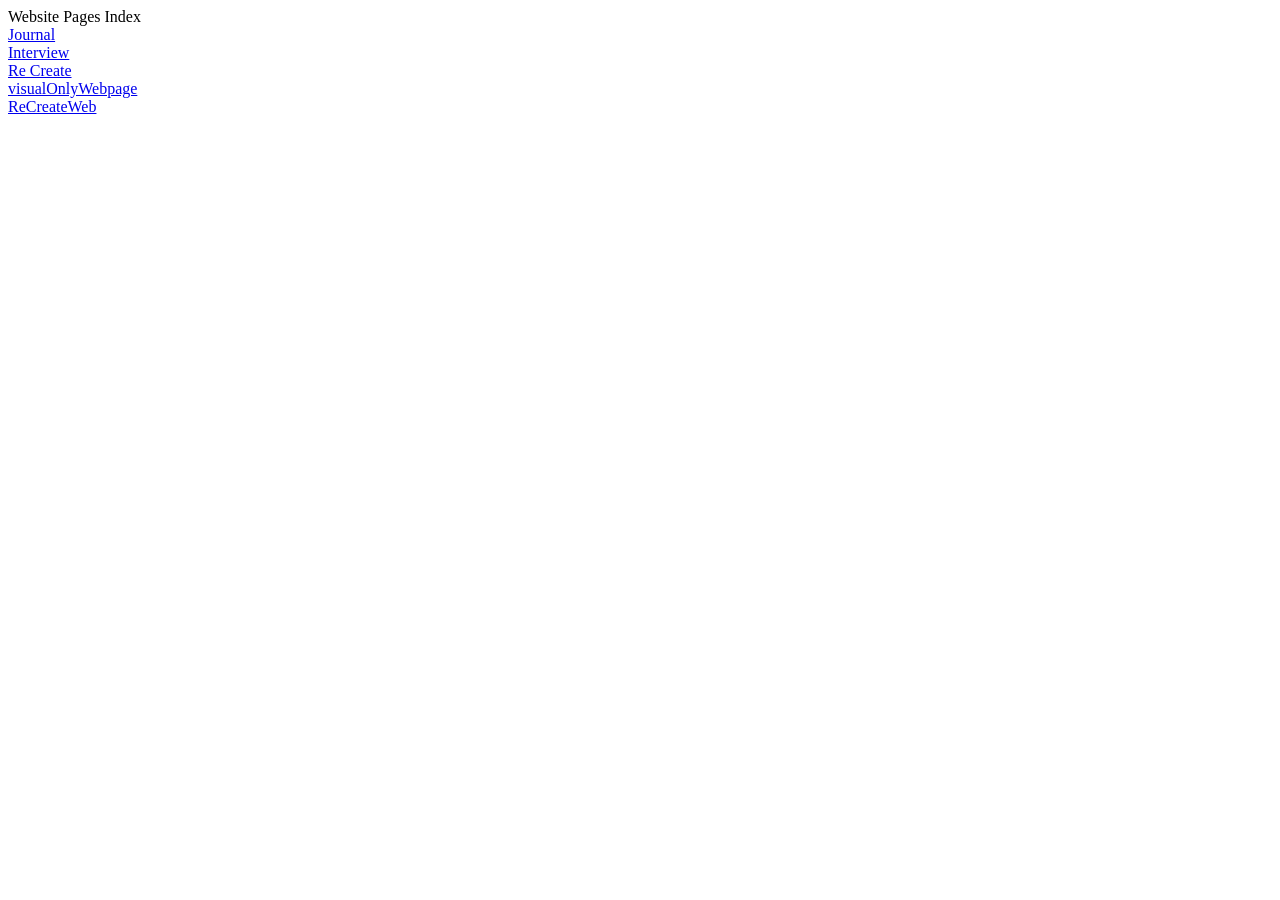
<file: index.html>
<!DOCTYPE html>
<!--[if lt IE 7]>      <html class="no-js lt-ie9 lt-ie8 lt-ie7"> <![endif]-->
<!--[if IE 7]>         <html class="no-js lt-ie9 lt-ie8"> <![endif]-->
<!--[if IE 8]>         <html class="no-js lt-ie9"> <![endif]-->
<!--[if gt IE 8]>      <html class="no-js"> <!--<![endif]-->
<html>
    <head>
        <meta charset="utf-8">
        <meta http-equiv="X-UA-Compatible" content="IE=edge">
        <title></title>
        <meta name="description" content="">
        <meta name="viewport" content="width=device-width, initial-scale=1">
        <link rel="stylesheet" href="">
    </head>
    <body>
        Website Pages Index
        <br>
        <div>
            <a href="aJournal/index.html"> Journal</a>
        </div>
        <div>
            <a href="Interview/index.html"> Interview</a>
        </div>
        <div>
            <a href="reCreate/index.html">Re Create </a>
        </div>
         <div>
            <a href="visualOnlyWebpage /index.html">visualOnlyWebpage</a>
        </div>
         <div>
            <a href="recreateWeb/index.html">ReCreateWeb </a>
        </div>
    

        <script src="" async defer></script>
    </body>
</html>
</file>
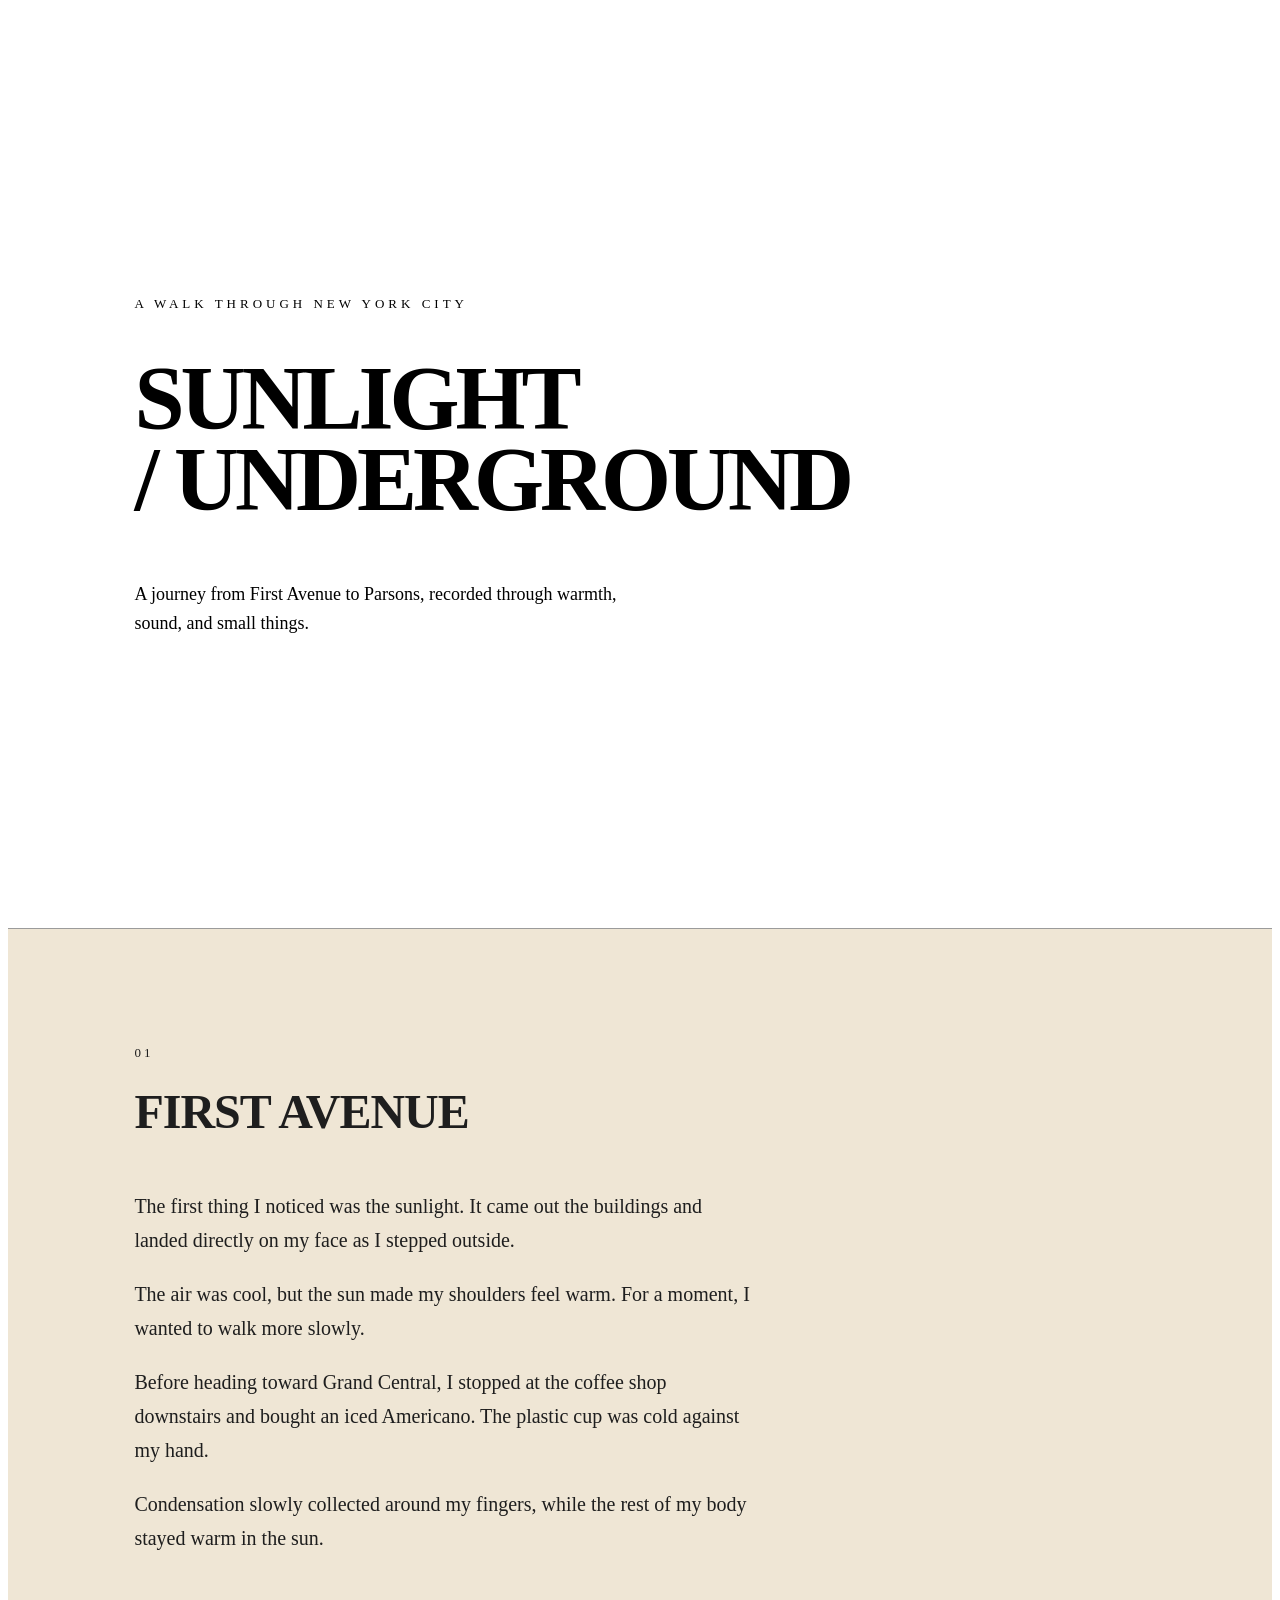
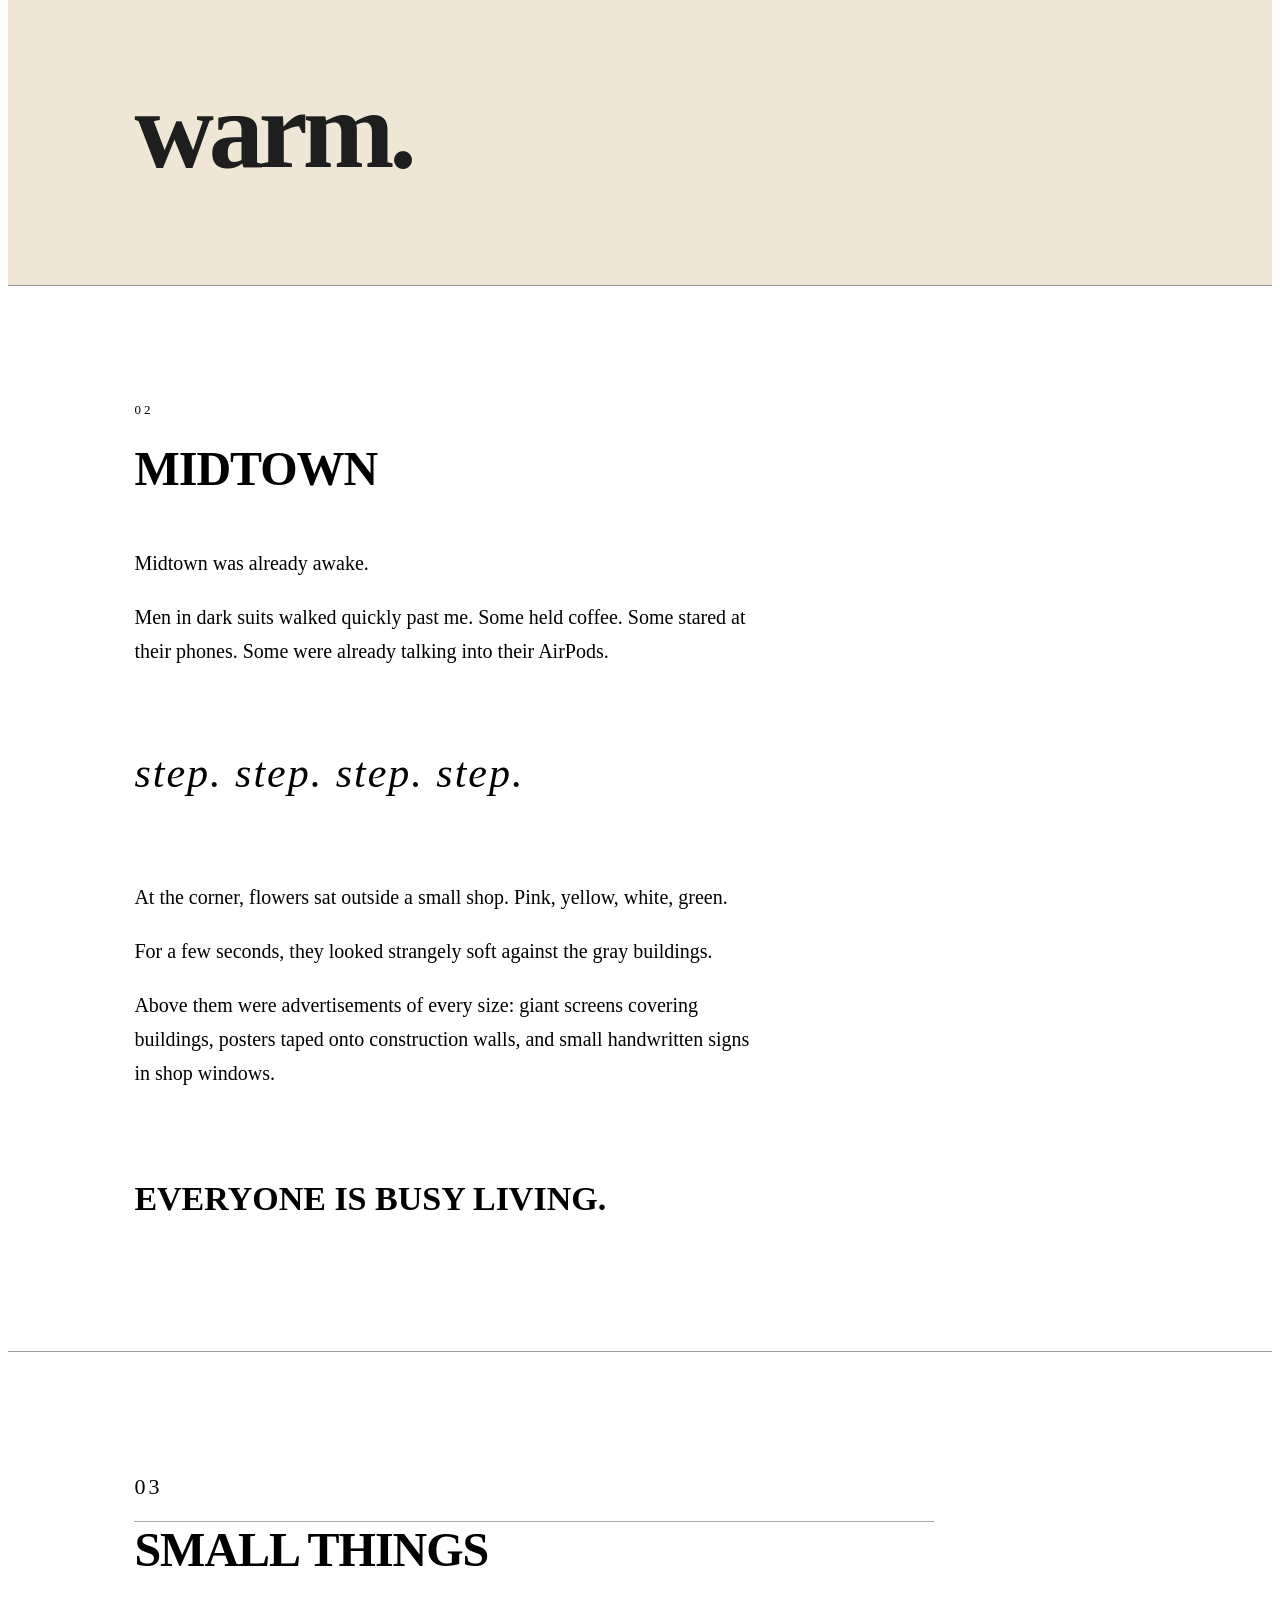
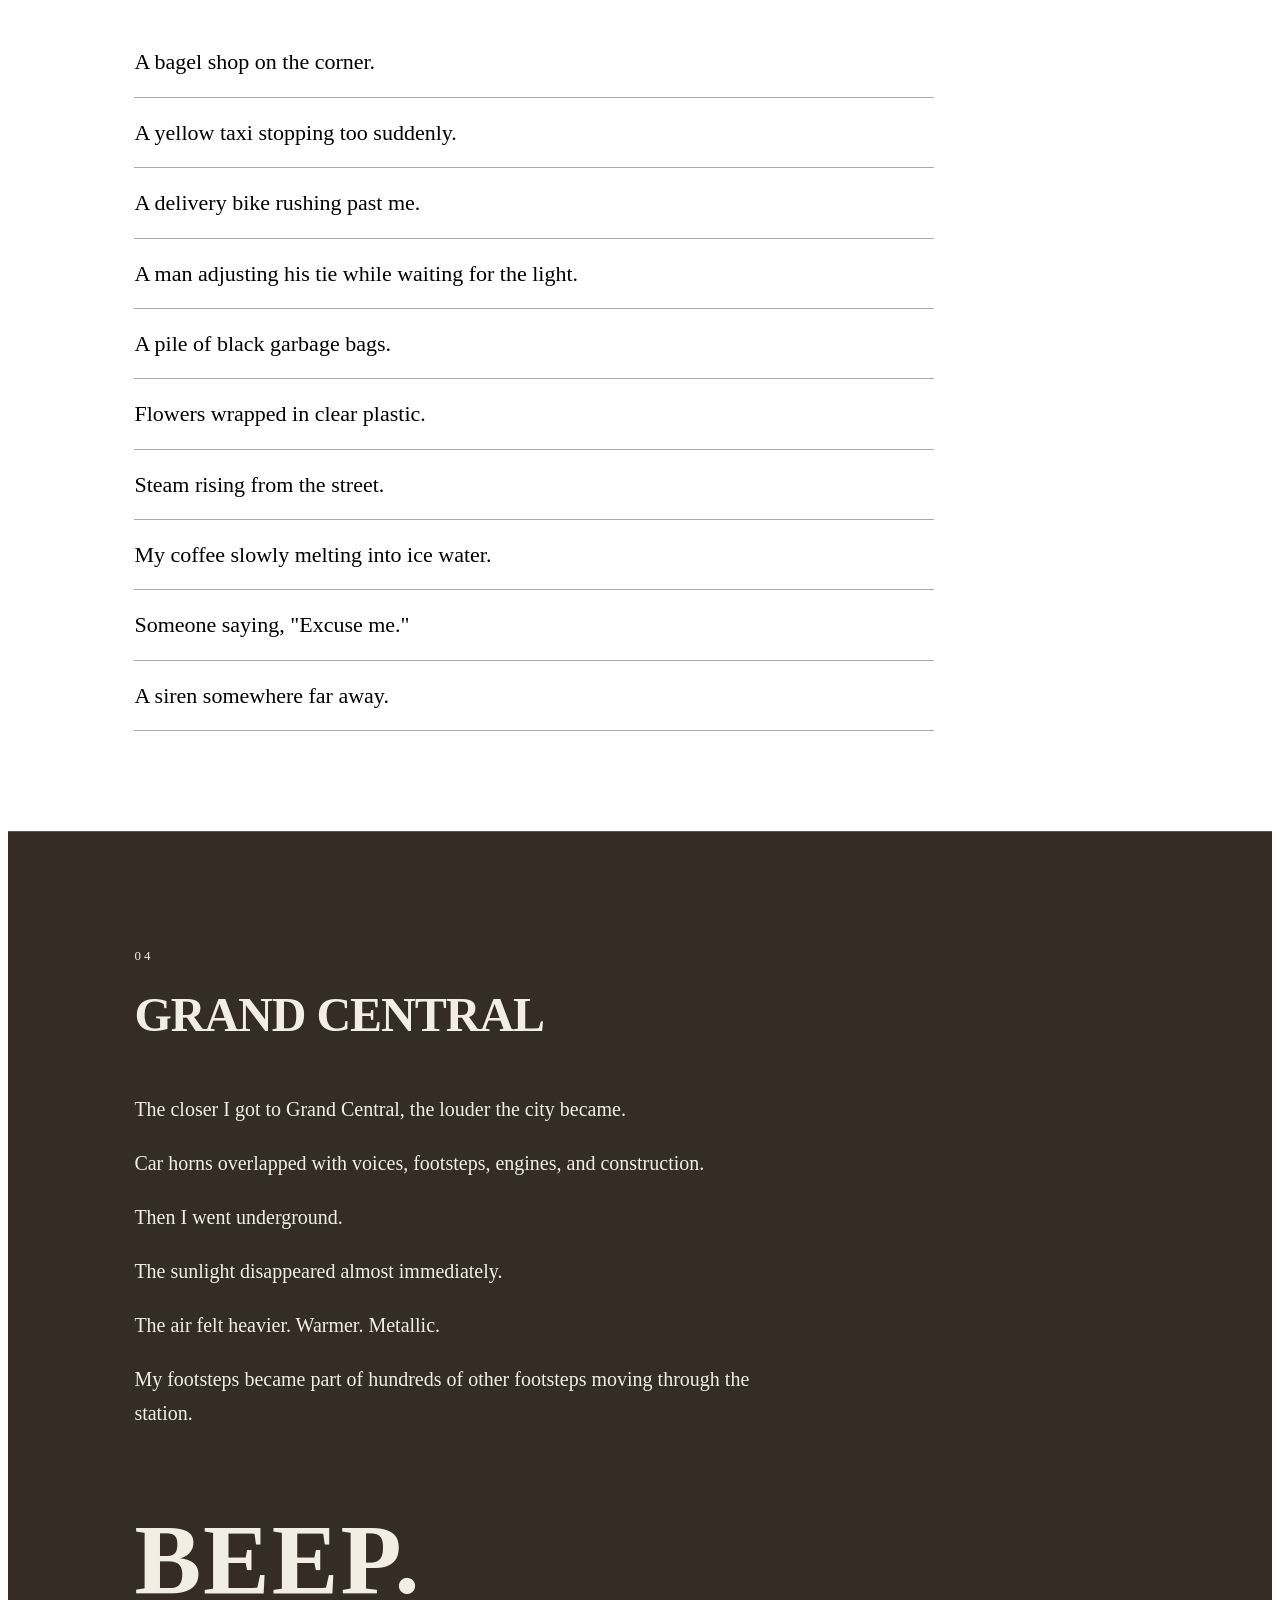
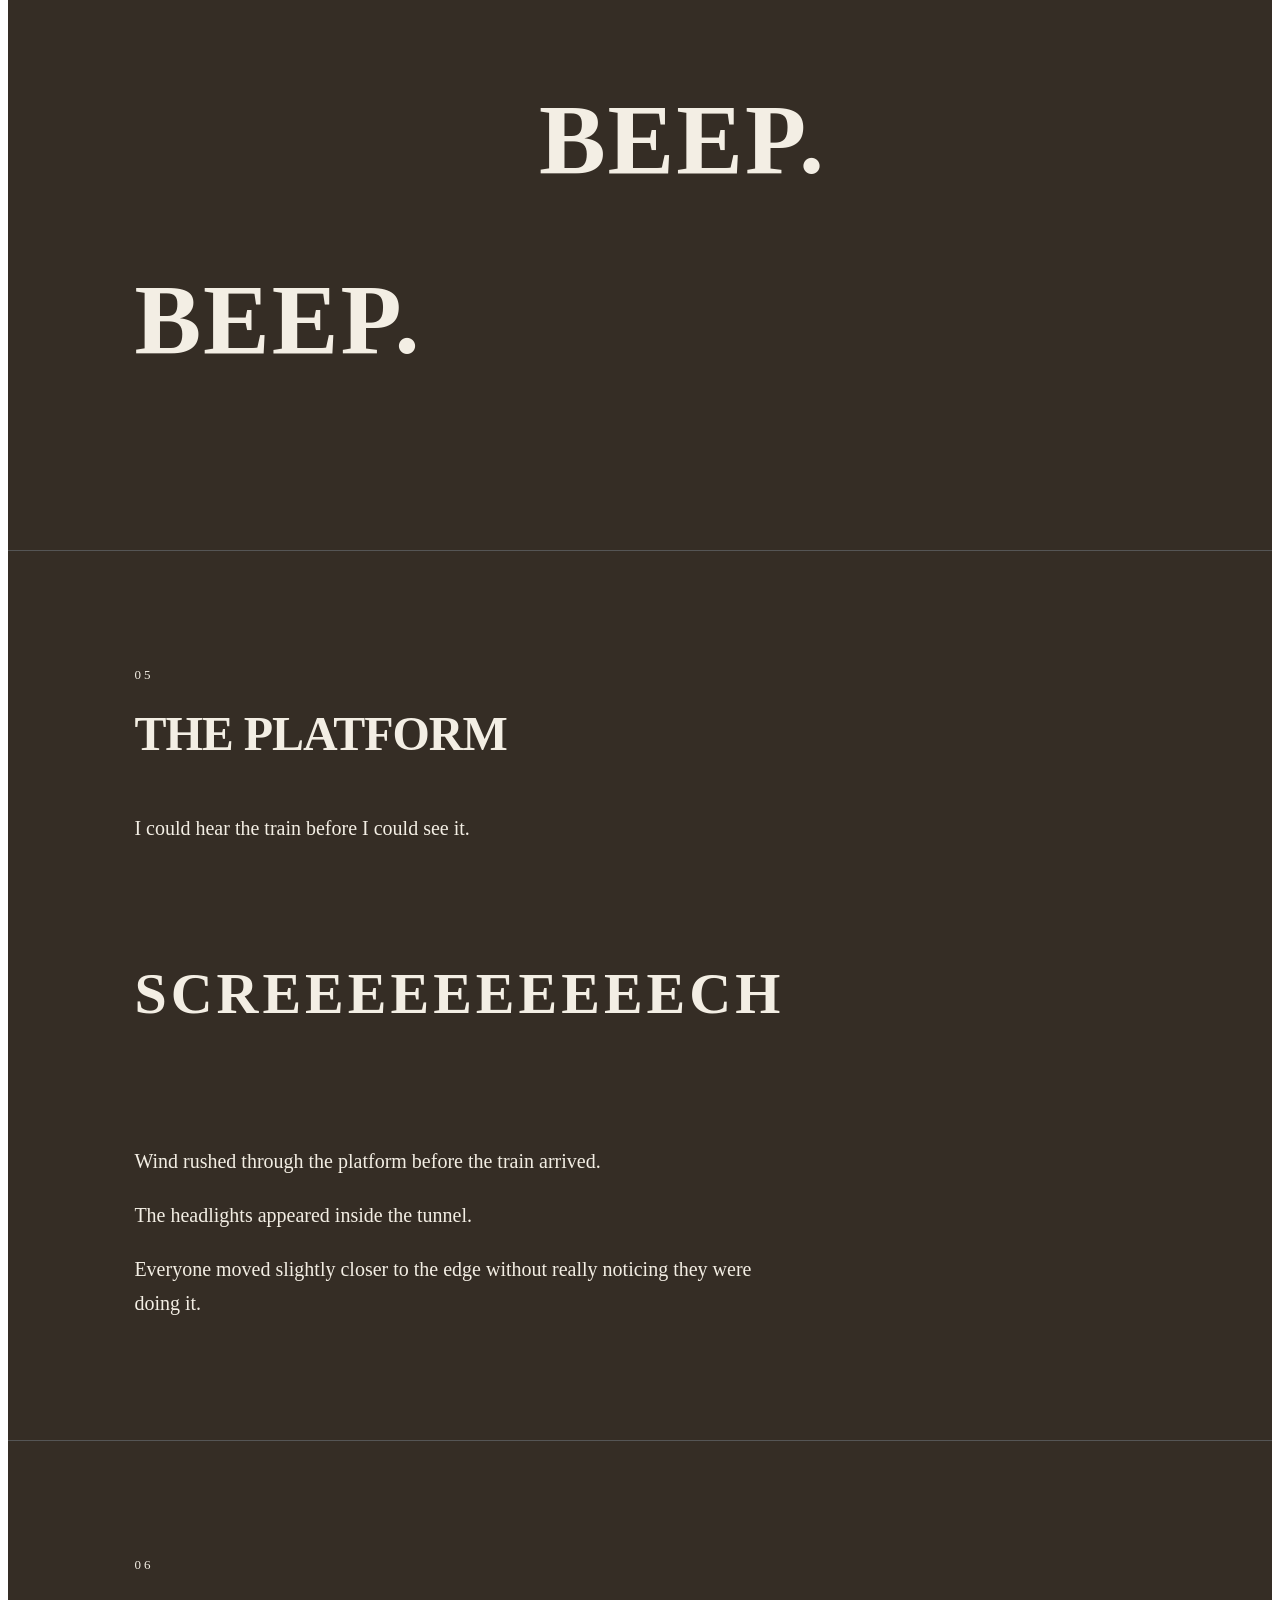
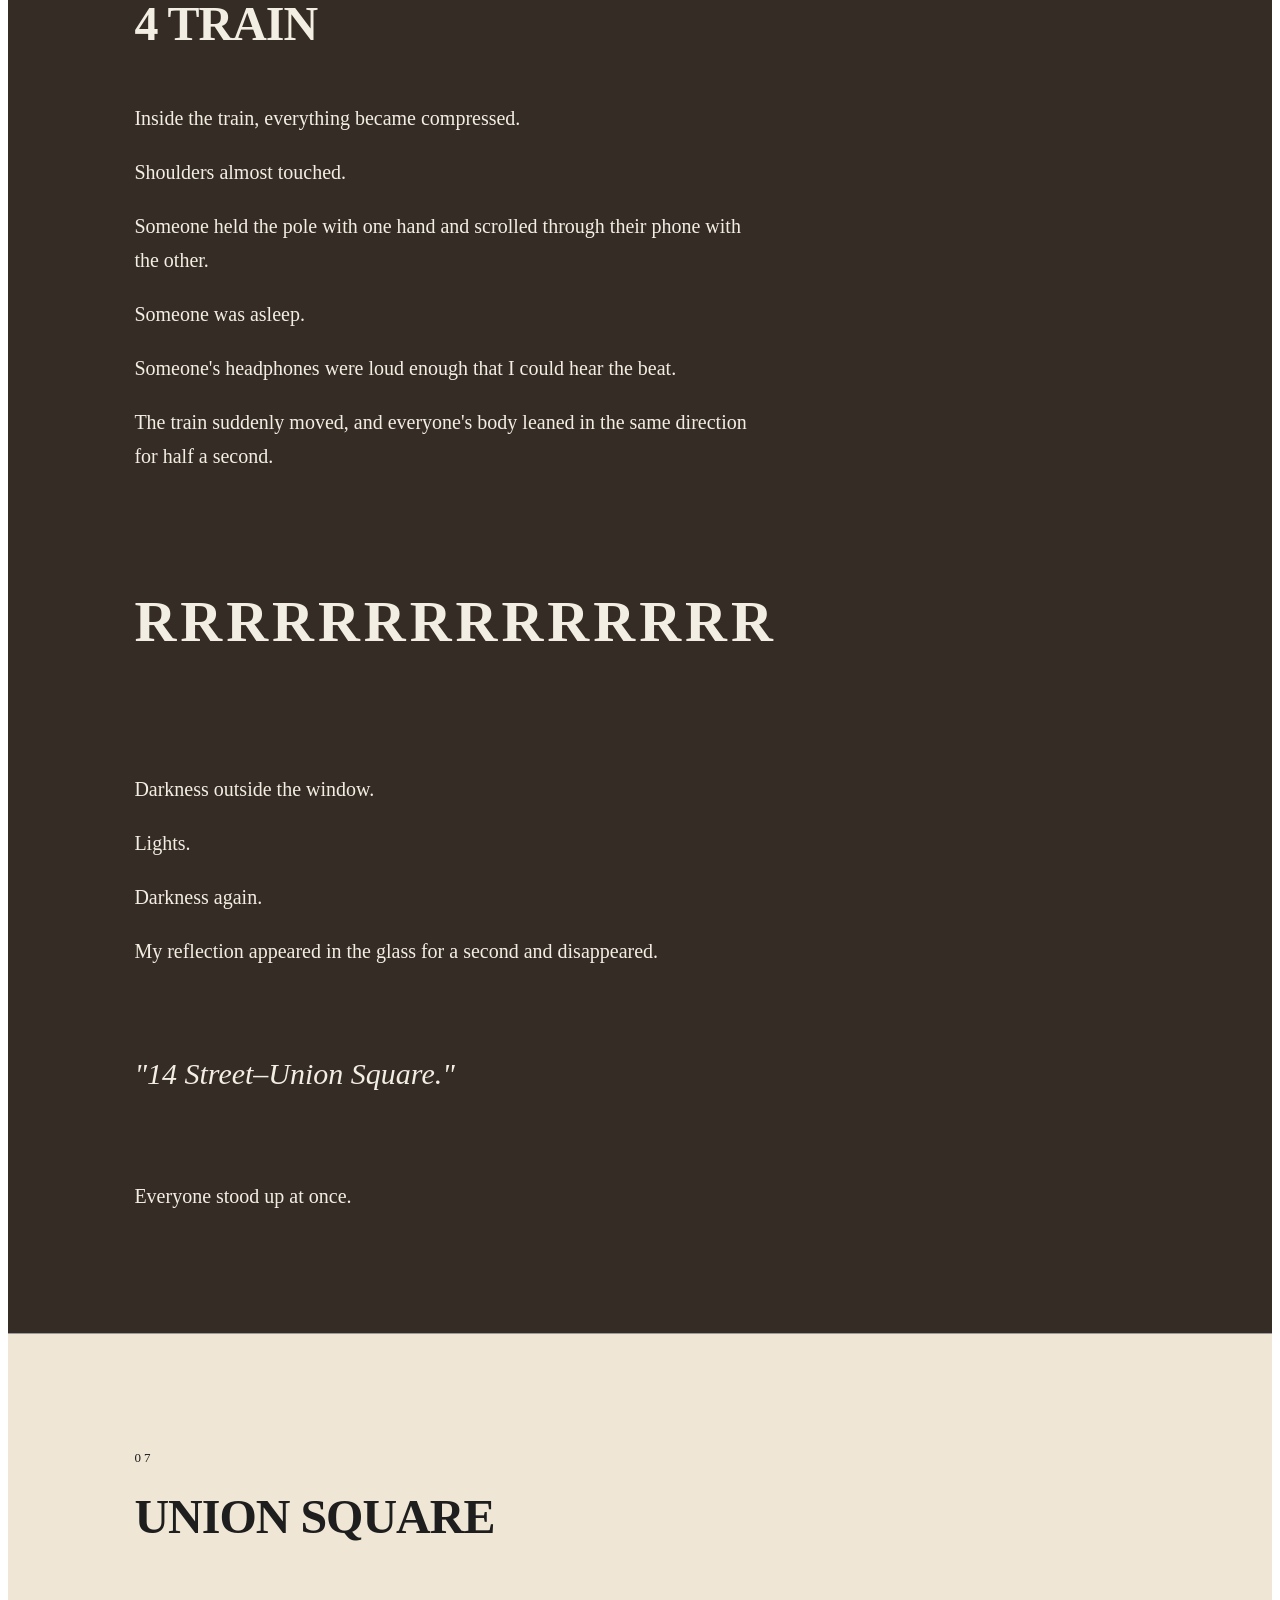
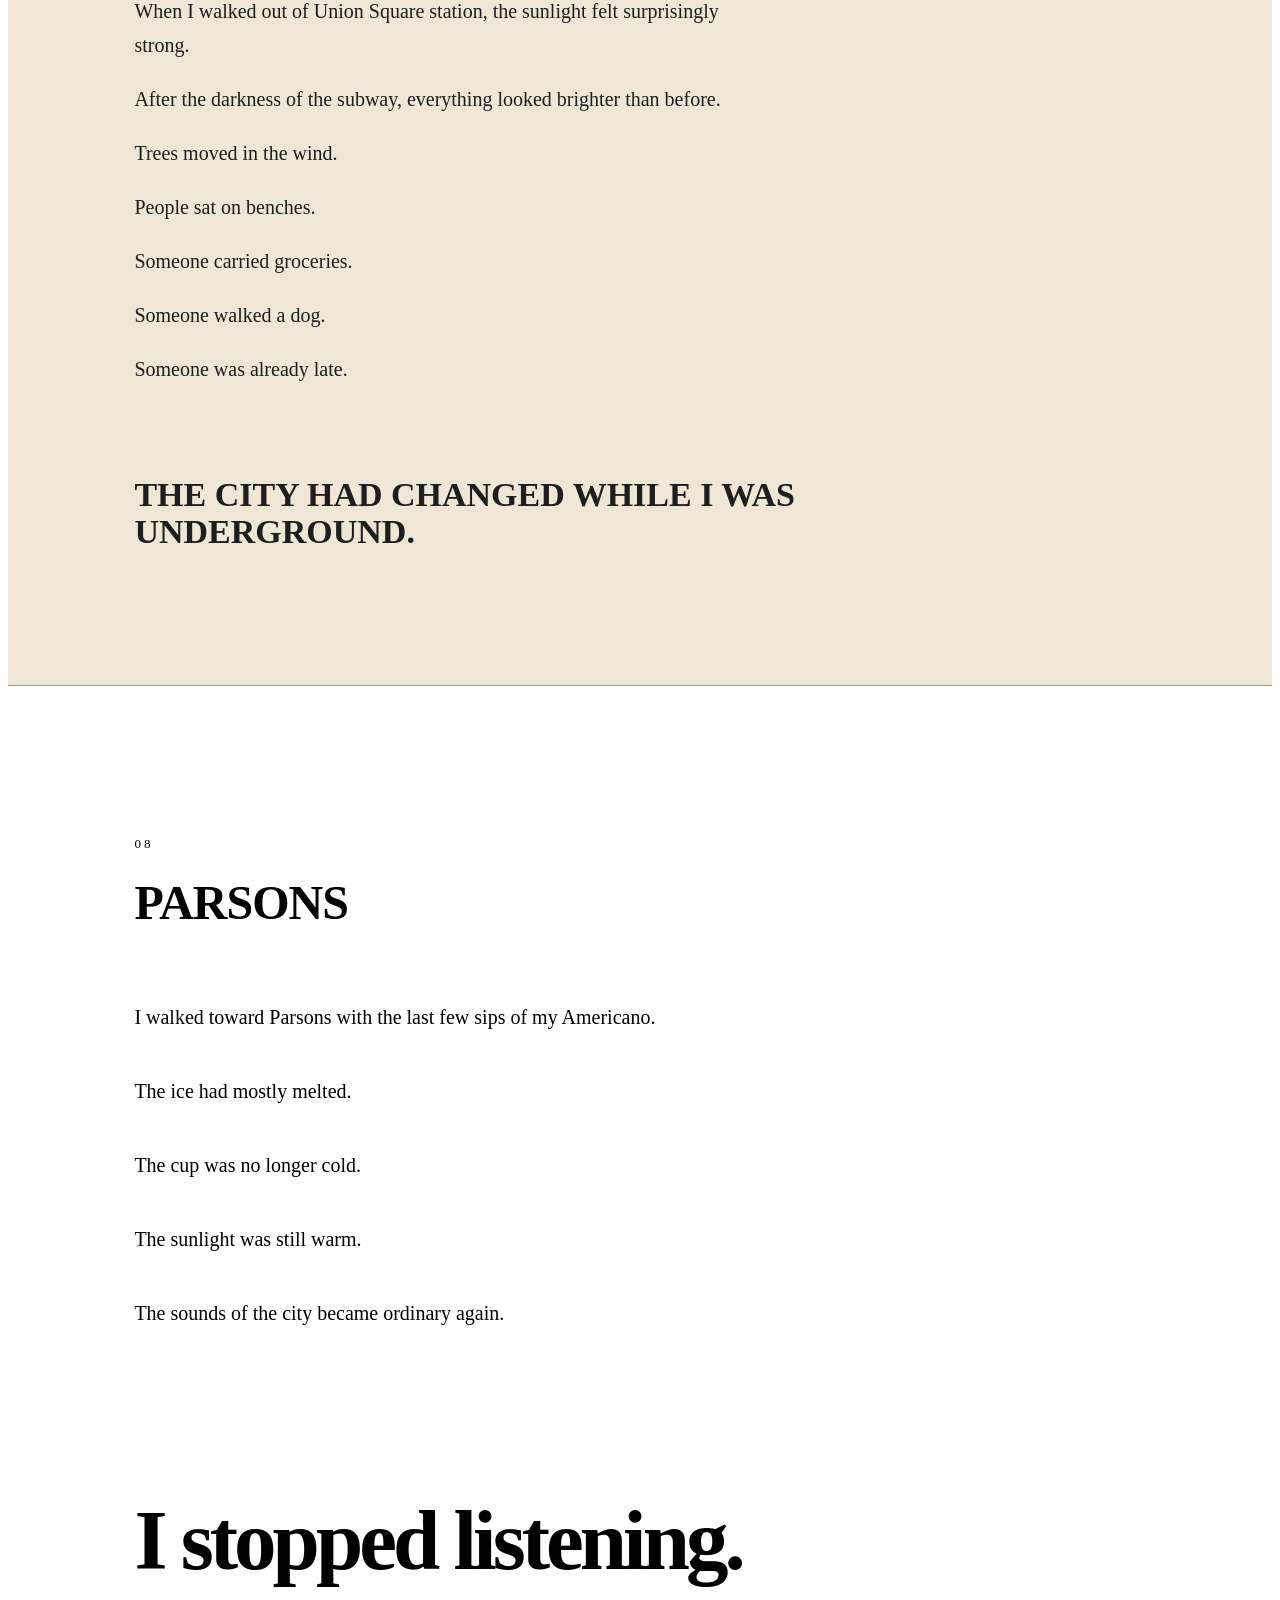
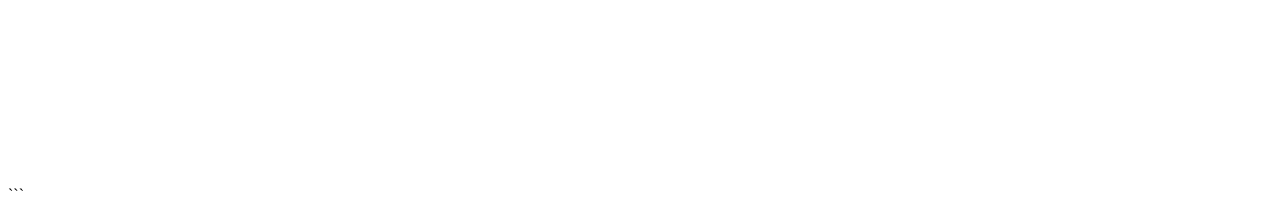
<file: aJournal/index.html>
<!DOCTYPE html>
<html>

<head>
    <meta charset="UTF-8">
    <title>Sunlight / Underground</title>

    <link rel="stylesheet" href="style.css">
</head>


<body>

<header>

    <p class="small">A WALK THROUGH NEW YORK CITY</p>

    <h1>SUNLIGHT<br>/ UNDERGROUND</h1>

    <p class="intro">
        A journey from First Avenue to Parsons,
        recorded through warmth, sound, and small things.
    </p>

</header>


<main>

    <section class="light">

        <p class="number">01</p>

        <h2>FIRST AVENUE</h2>

        <p>
            The first thing I noticed was the sunlight.
            It came out the buildings and landed directly
            on my face as I stepped outside.
        </p>

        <p>
            The air was cool, but the sun made my shoulders feel warm.
            For a moment, I wanted to walk more slowly.
        </p>

        <p>
            Before heading toward Grand Central, I stopped at the
            coffee shop downstairs and bought an iced Americano.
            The plastic cup was cold against my hand.
        </p>

        <p>
            Condensation slowly collected around my fingers,
            while the rest of my body stayed warm in the sun.
        </p>

        <p class="big-word">
            warm.
        </p>

    </section>



    <section>

        <p class="number">02</p>

        <h2>MIDTOWN</h2>

        <p>
            Midtown was already awake.
        </p>

        <p>
            Men in dark suits walked quickly past me.
            Some held coffee. Some stared at their phones.
            Some were already talking into their AirPods.
        </p>

        <p class="sound">
            step. step. step. step.
        </p>

        <p>
            At the corner, flowers sat outside a small shop.
            Pink, yellow, white, green.
        </p>

        <p>
            For a few seconds, they looked strangely soft
            against the gray buildings.
        </p>

        <p>
            Above them were advertisements of every size:
            giant screens covering buildings,
            posters taped onto construction walls,
            and small handwritten signs in shop windows.
        </p>

        <h3>
            EVERYONE IS BUSY LIVING.
        </h3>

    </section>



    <section class="observations">

        <p class="number">03</p>

        <h2>SMALL THINGS</h2>

        <p>A bagel shop on the corner.</p>

        <p>A yellow taxi stopping too suddenly.</p>

        <p>A delivery bike rushing past me.</p>

        <p>A man adjusting his tie while waiting for the light.</p>

        <p>A pile of black garbage bags.</p>

        <p>Flowers wrapped in clear plastic.</p>

        <p>Steam rising from the street.</p>

        <p>My coffee slowly melting into ice water.</p>

        <p>Someone saying, "Excuse me."</p>

        <p>A siren somewhere far away.</p>

    </section>



    <section class="dark">

        <p class="number">04</p>

        <h2>GRAND CENTRAL</h2>

        <p>
            The closer I got to Grand Central,
            the louder the city became.
        </p>

        <p>
            Car horns overlapped with voices,
            footsteps, engines, and construction.
        </p>

        <p>
            Then I went underground.
        </p>

        <p>
            The sunlight disappeared almost immediately.
        </p>

        <p>
            The air felt heavier.
            Warmer.
            Metallic.
        </p>

        <p>
            My footsteps became part of hundreds of other
            footsteps moving through the station.
        </p>

        <p class="sound huge">
            BEEP.
        </p>

        <p class="sound huge right">
            BEEP.
        </p>

        <p class="sound huge">
            BEEP.
        </p>

    </section>



    <section class="dark">

        <p class="number">05</p>

        <h2>THE PLATFORM</h2>

        <p>
            I could hear the train before I could see it.
        </p>

        <p class="train">
            SCREEEEEEEEEECH
        </p>

        <p>
            Wind rushed through the platform
            before the train arrived.
        </p>

        <p>
            The headlights appeared inside the tunnel.
        </p>

        <p>
            Everyone moved slightly closer to the edge
            without really noticing they were doing it.
        </p>

    </section>



    <section class="dark">

        <p class="number">06</p>

        <h2>4 TRAIN</h2>

        <p>
            Inside the train, everything became compressed.
        </p>

        <p>
            Shoulders almost touched.
        </p>

        <p>
            Someone held the pole with one hand
            and scrolled through their phone with the other.
        </p>

        <p>
            Someone was asleep.
        </p>

        <p>
            Someone's headphones were loud enough
            that I could hear the beat.
        </p>

        <p>
            The train suddenly moved,
            and everyone's body leaned in the same direction
            for half a second.
        </p>

        <p class="train">
            RRRRRRRRRRRRRR
        </p>

        <p>
            Darkness outside the window.
        </p>

        <p>
            Lights.
        </p>

        <p>
            Darkness again.
        </p>

        <p>
            My reflection appeared in the glass
            for a second and disappeared.
        </p>

        <p class="announcement">
            "14 Street–Union Square."
        </p>

        <p>
            Everyone stood up at once.
        </p>

    </section>



    <section class="light">

        <p class="number">07</p>

        <h2>UNION SQUARE</h2>

        <p>
            When I walked out of Union Square station,
            the sunlight felt surprisingly strong.
        </p>

        <p>
            After the darkness of the subway,
            everything looked brighter than before.
        </p>

        <p>
            Trees moved in the wind.
        </p>

        <p>
            People sat on benches.
        </p>

        <p>
            Someone carried groceries.
        </p>

        <p>
            Someone walked a dog.
        </p>

        <p>
            Someone was already late.
        </p>

        <h3>
            THE CITY HAD CHANGED WHILE I WAS UNDERGROUND.
        </h3>

    </section>



    <section class="ending">

        <p class="number">08</p>

        <h2>PARSONS</h2>

        <p>
            I walked toward Parsons
            with the last few sips of my Americano.
        </p>

        <p>
            The ice had mostly melted.
        </p>

        <p>
            The cup was no longer cold.
        </p>

        <p>
            The sunlight was still warm.
        </p>

        <p>
            The sounds of the city became ordinary again.
        </p>

        <h1 class="final">
            I stopped listening.
        </h1>

    </section>

</main>

</body>

</html>
```
</file>
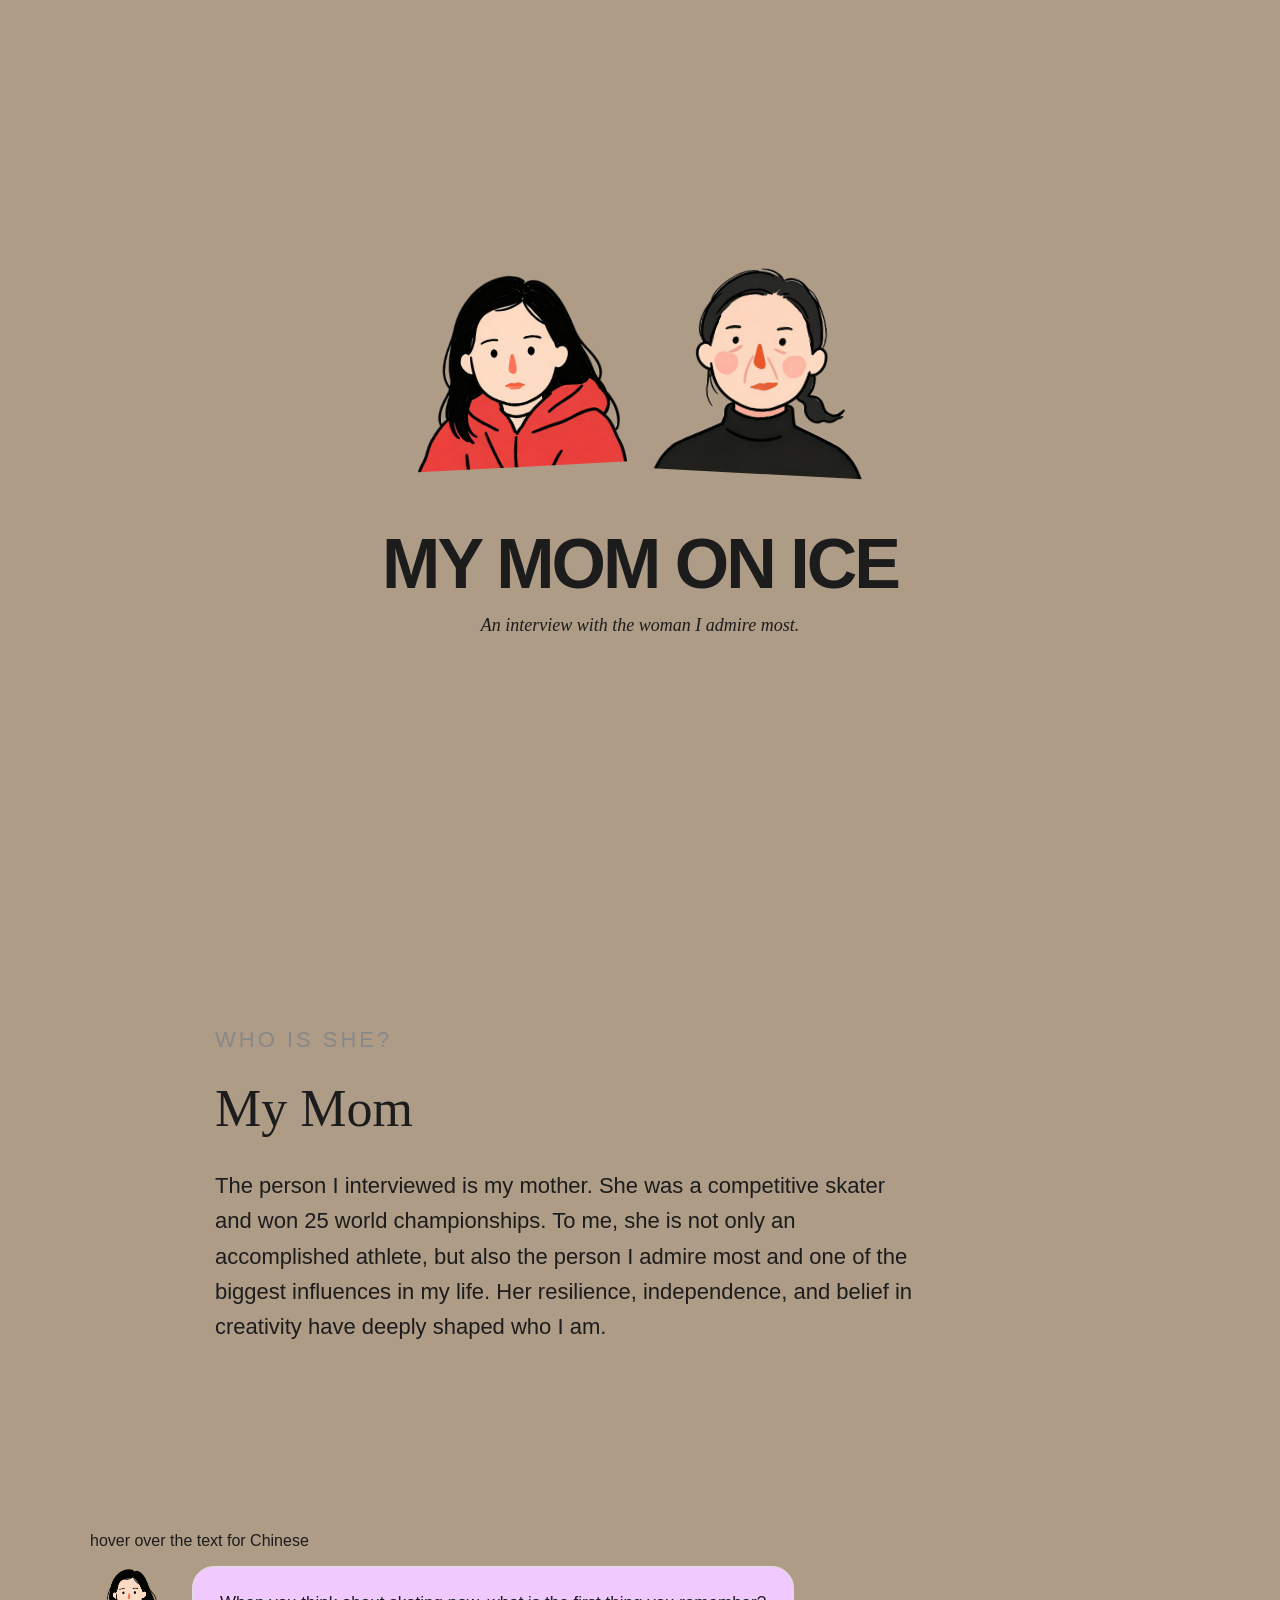
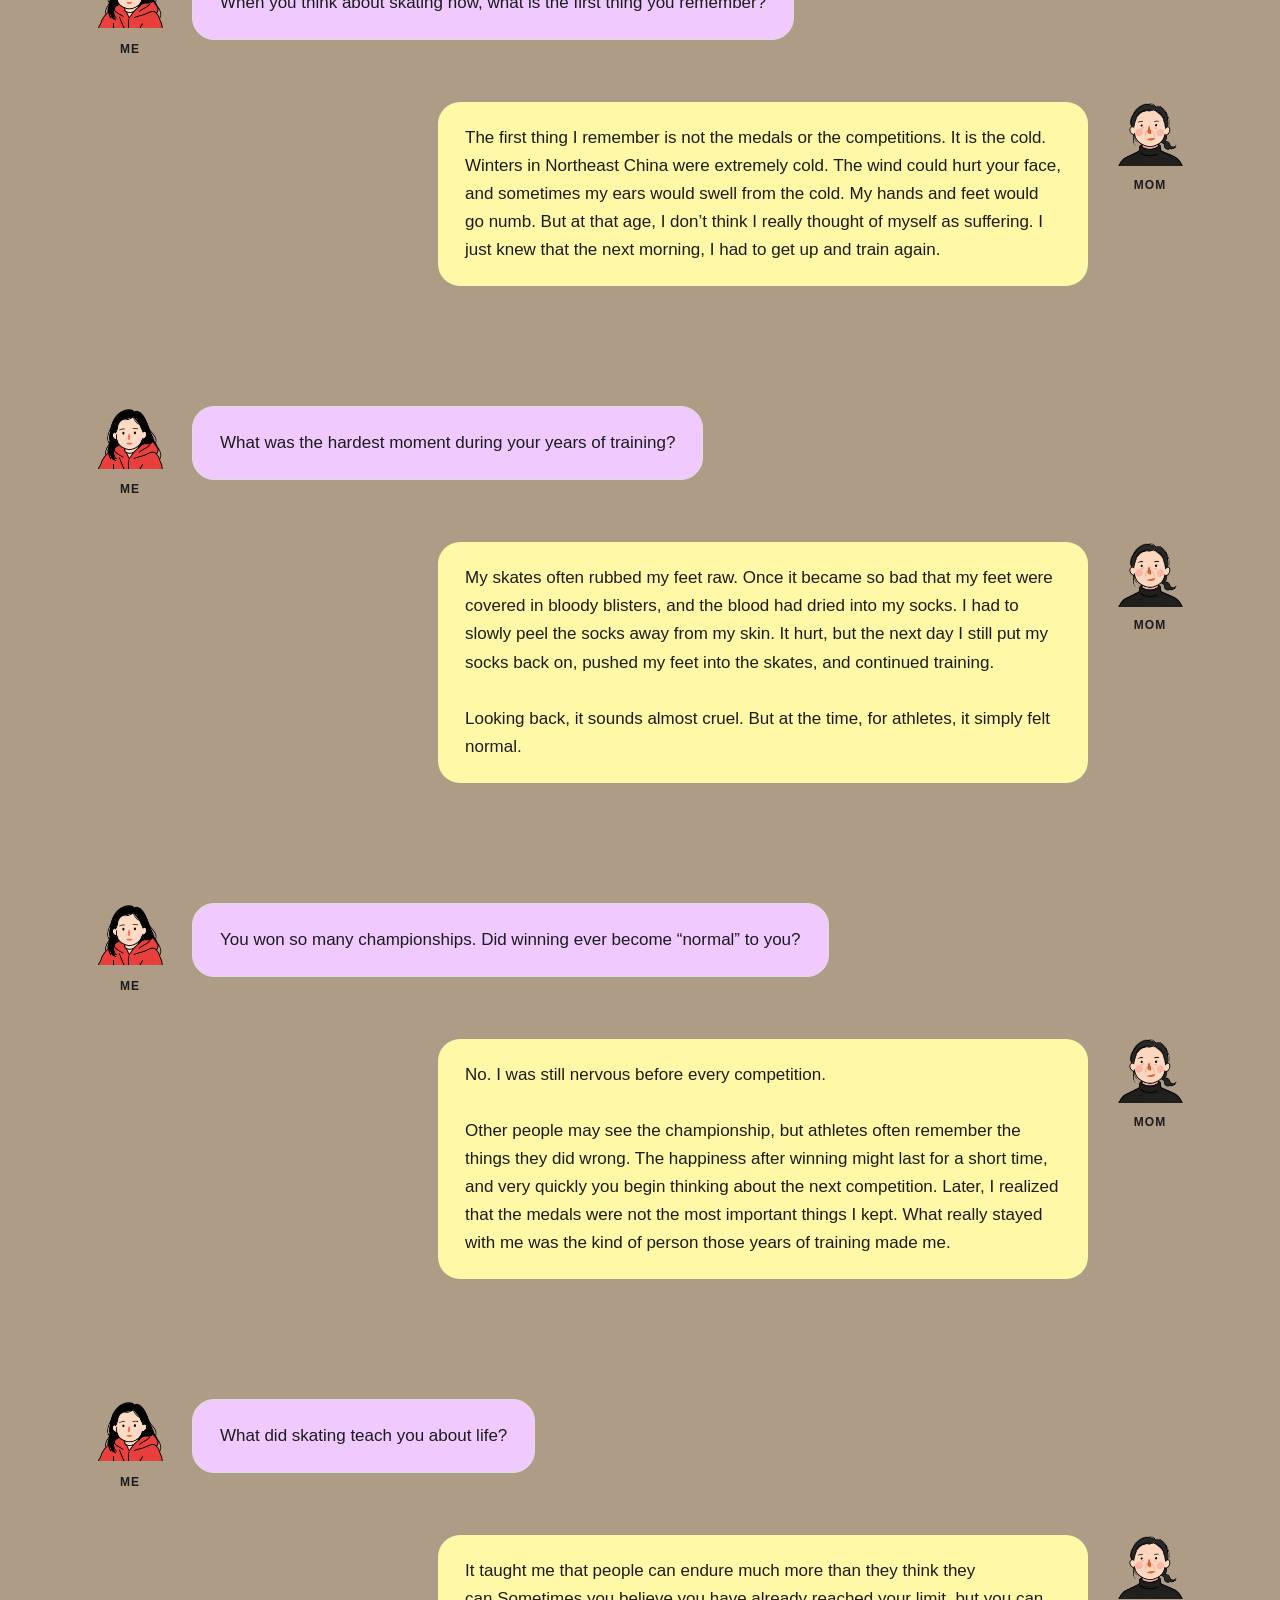
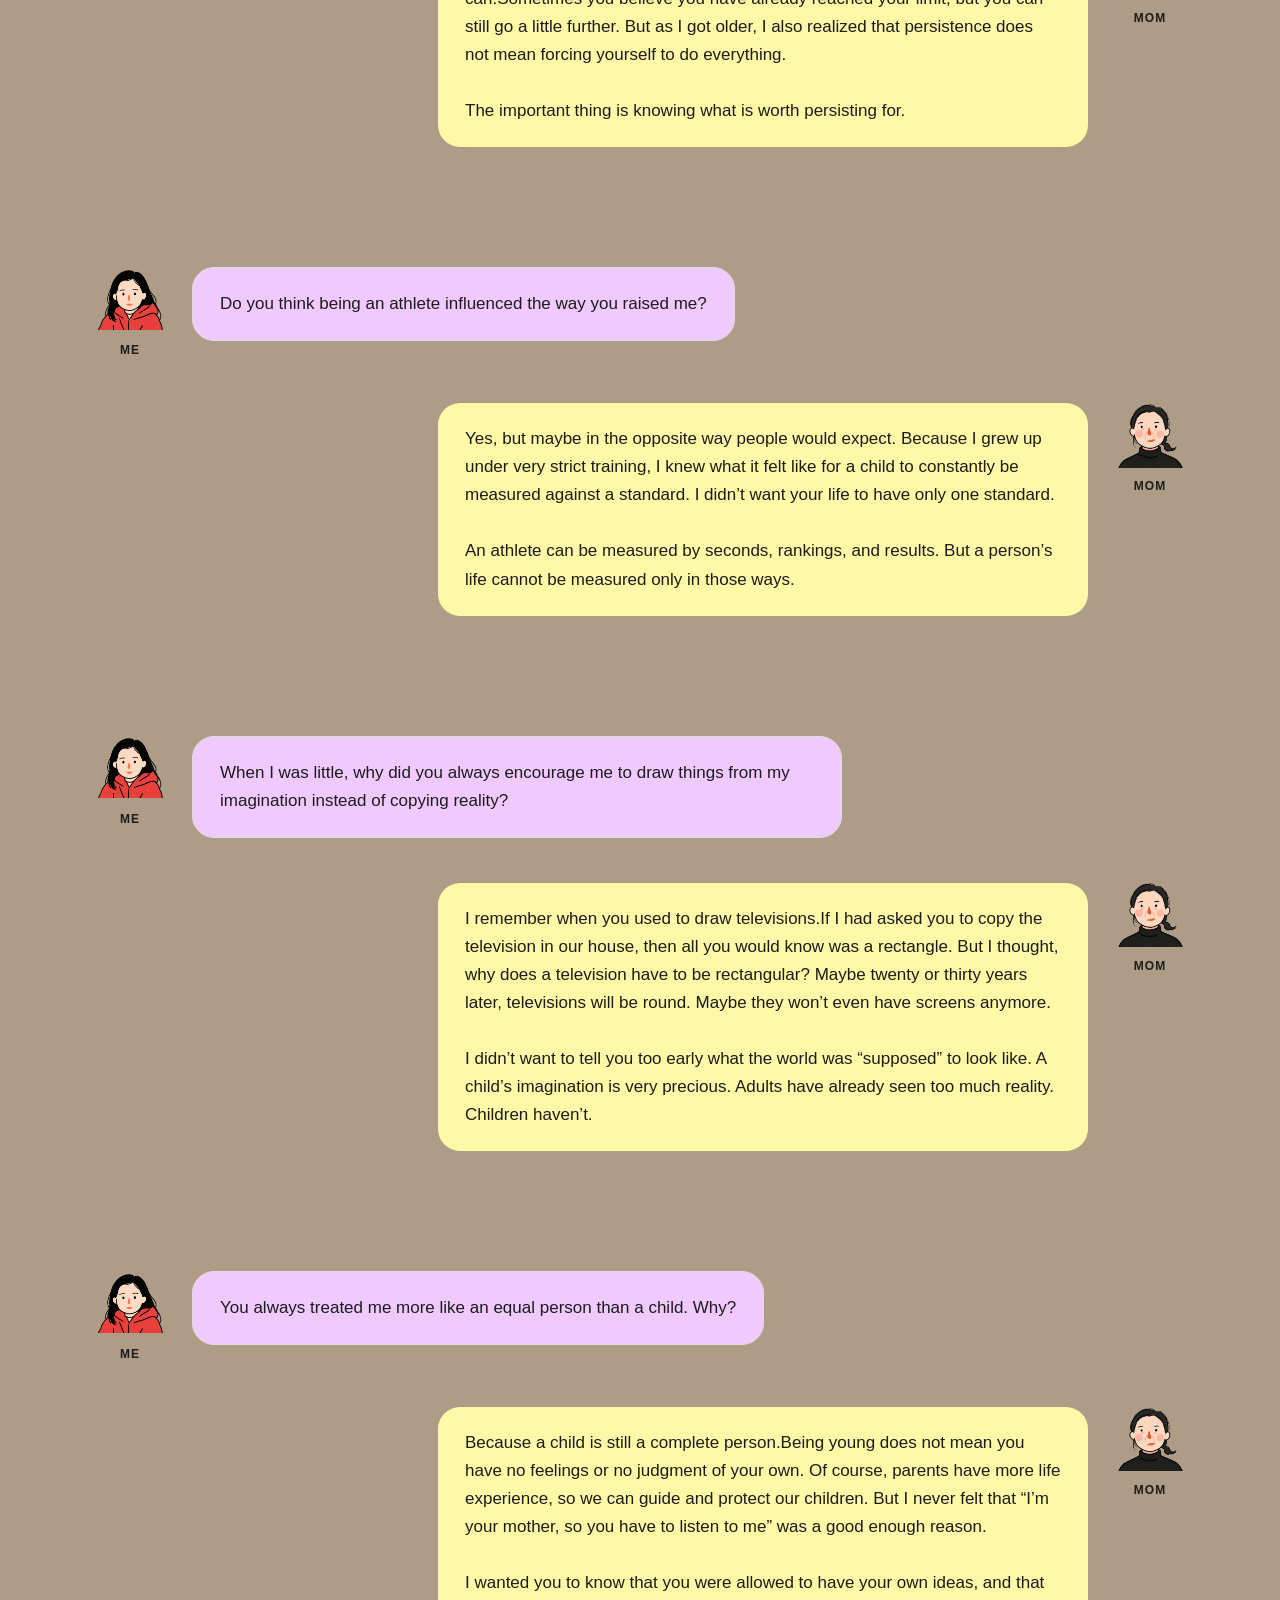
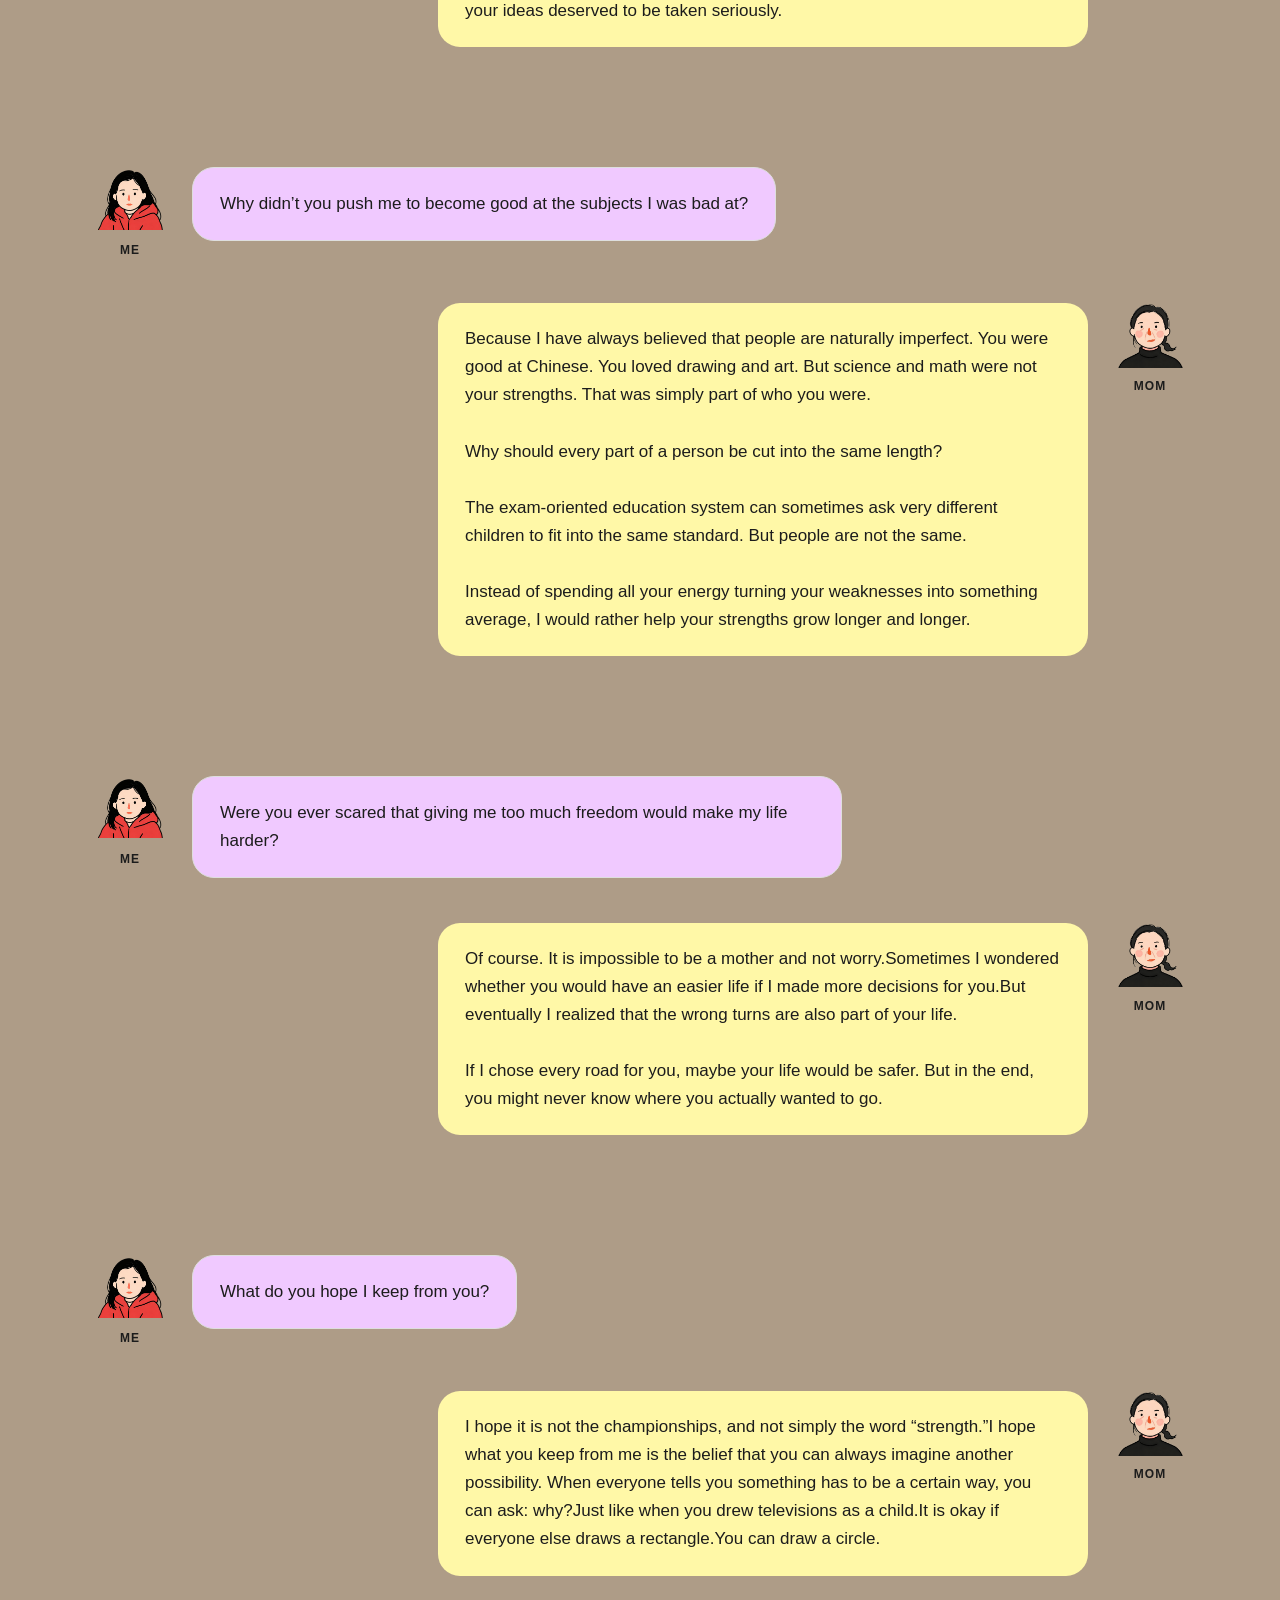
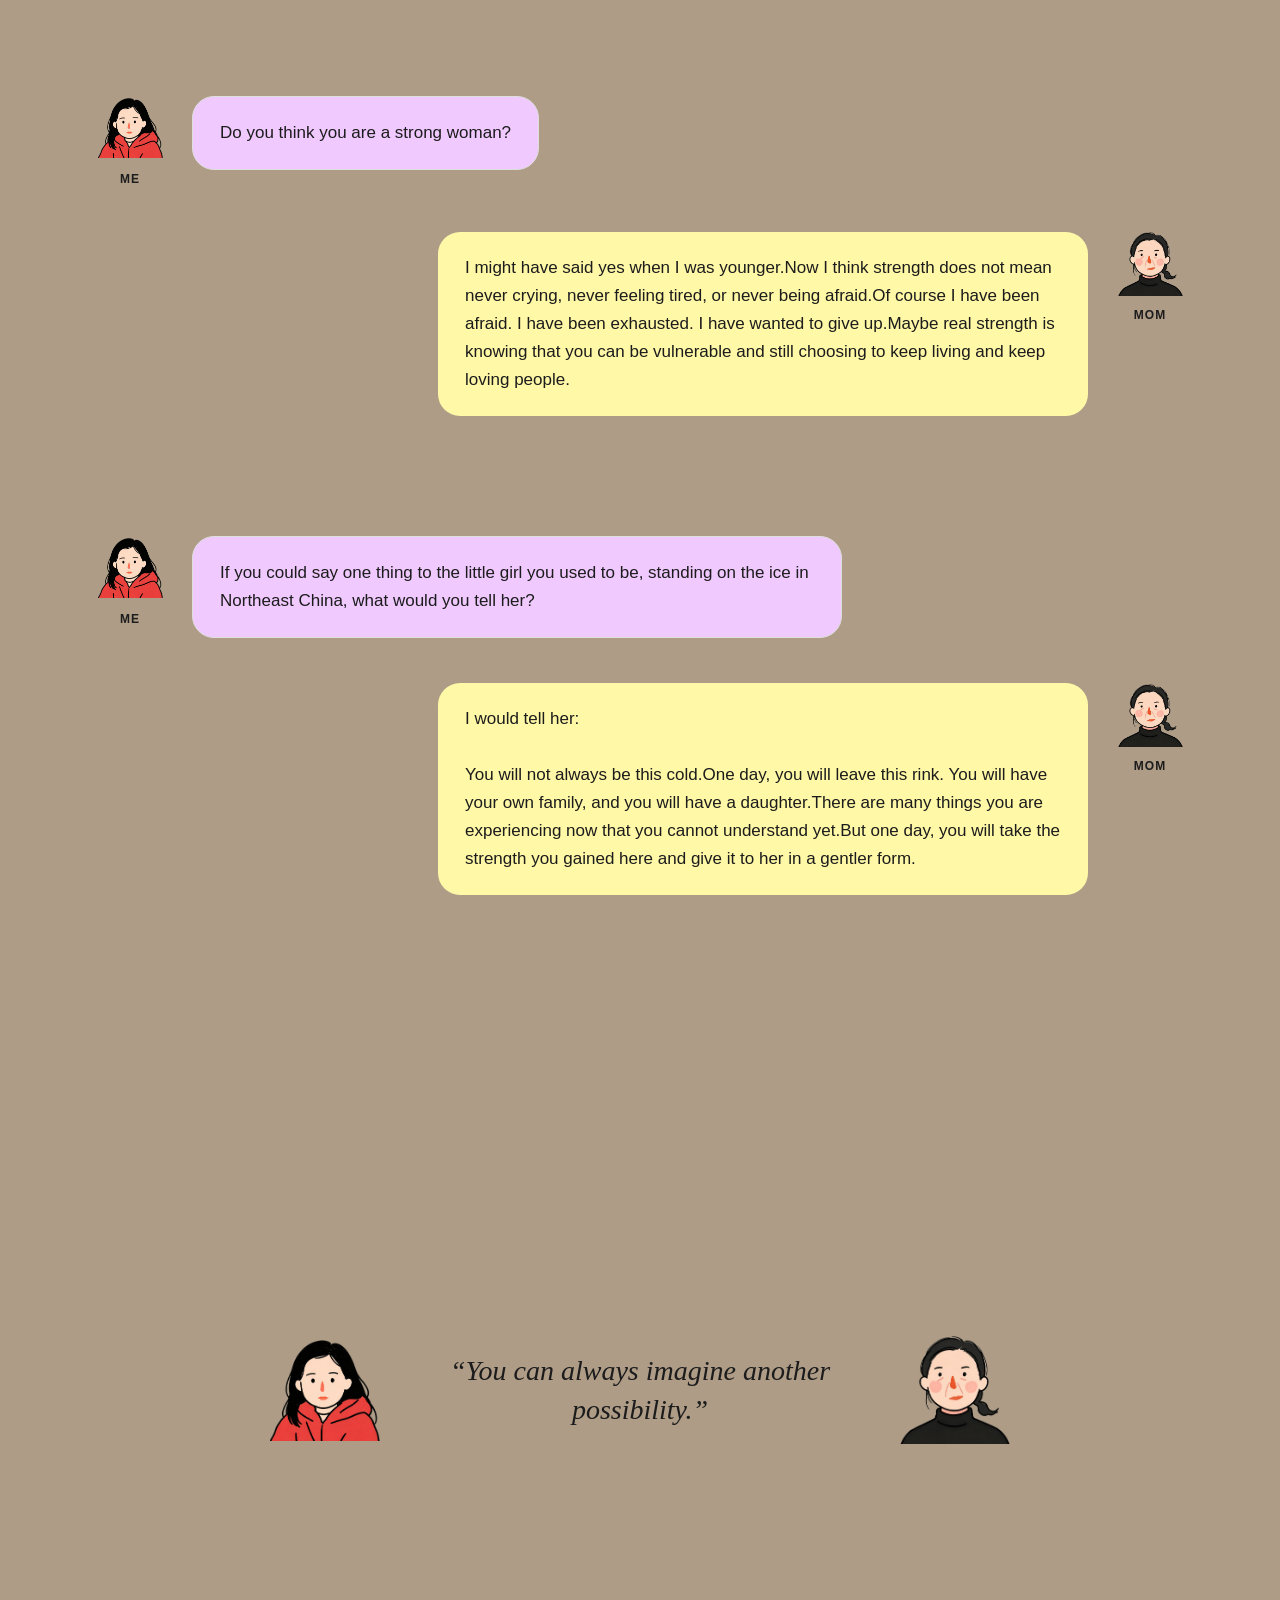
<file: Interview/index.html>
<!DOCTYPE html>
<!--[if lt IE 7]>      <html class="no-js lt-ie9 lt-ie8 lt-ie7"> <![endif]-->
<!--[if IE 7]>         <html class="no-js lt-ie9 lt-ie8"> <![endif]-->
<!--[if IE 8]>         <html class="no-js lt-ie9"> <![endif]-->
<!--[if gt IE 8]>      <html class="no-js"> <!--<![endif]-->
<html>
    <head>
        <meta charset="utf-8">
        <meta http-equiv="X-UA-Compatible" content="IE=edge">
        <title></title>
        <meta name="description" content="">
        <meta name="viewport" content="width=device-width, initial-scale=1">
        <link rel="stylesheet" href="styles.css">
    </head>
    <body>


  <section class="cover">

    <div class="cover-images">
      <img src="me.PNG" alt="Me" class="cover-person me-cover">
      <img src="mom.PNG" alt="Mom" class="cover-person mom-cover">
    </div>

    <h1>MY MOM ON ICE</h1>

    <p class="subtitle">
      An interview with the woman I admire most.
    </p>


  </section>



  <section class="intro">

    <p class="small-title">WHO IS SHE?</p>

    <h2>My Mom</h2>

    <p>
      The person I interviewed is my mother. She was a competitive skater
      and won 25 world championships. To me, she is not only an accomplished
      athlete, but also the person I admire most and one of the biggest
      influences in my life. Her resilience, independence, and belief in
      creativity have deeply shaped who I am.
    </p>

  </section>


  
  <main class="interview">
      <p class="hover-note">hover over the text for Chinese</p>
    </div>


    <section class="question">

      <div class="speaker">
        <img src="me.PNG" alt="Me">
        <span>Me</span>
      </div>

      <div class="text-box me-box translation">

        <div class="english">
          When you think about skating now, what is the first thing you remember?
        </div>

        <div class="chinese">
          你现在回想起滑冰，第一个想到的是什么？
        </div>

      </div>

    </section>


    <section class="answer">

      <div class="text-box mom-box translation">

        <div class="english">
          The first thing I remember is not the medals or the competitions.
          It is the cold. Winters in Northeast China were extremely cold.
          The wind could hurt your face, and sometimes my ears would swell
          from the cold. My hands and feet would go numb. But at that age,
          I don’t think I really thought of myself as suffering. I just knew
          that the next morning, I had to get up and train again.
        </div>

        <div class="chinese">
          我第一个想到的不是奖牌，也不是比赛，而是冷。东北的冬天真的很冷，
          风吹在脸上会疼。有时候耳朵会冻得肿起来，手脚也没有什么知觉。
          但那个时候好像没有觉得自己有多苦，只知道第二天还是要起来训练。
        </div>

      </div>

      <div class="speaker">
        <img src="mom.PNG" alt="Mom">
        <span>Mom</span>
      </div>

    </section>


  

    <section class="question">

      <div class="speaker">
        <img src="me.PNG" alt="Me">
        <span>Me</span>
      </div>

      <div class="text-box me-box translation">

        <div class="english">
          What was the hardest moment during your years of training?
        </div>

        <div class="chinese">
          你训练的时候，最辛苦的一次是什么？
        </div>

      </div>

    </section>


    <section class="answer">

      <div class="text-box mom-box translation">

        <div class="english">
          My skates often rubbed my feet raw. Once it became so bad that
          my feet were covered in bloody blisters, and the blood had dried
          into my socks. I had to slowly peel the socks away from my skin. It hurt, but the next day I still put my socks back on,
          pushed my feet into the skates, and continued training.

          <br><br>

          Looking back, it sounds almost cruel. But at the time,
          for athletes, it simply felt normal.
        </div>

        <div class="chinese">
          我的脚经常会被冰鞋磨破。有一次磨得特别严重，脚上全是血泡，
          血和袜子都粘在了一起。脱袜子的时候要一点一点撕下来，很疼。可是第二天还是要把袜子穿回去，把脚塞进冰鞋里继续训练。

          <br><br>

          现在想起来会觉得很残忍，但那个时候所有运动员都觉得这是很正常的事情。
        </div>

      </div>

      <div class="speaker">
        <img src="mom.PNG" alt="Mom">
        <span>Mom</span>
      </div>

    </section>




    <section class="question">

      <div class="speaker">
        <img src="me.PNG" alt="Me">
        <span>Me</span>
      </div>

      <div class="text-box me-box translation">

        <div class="english">
          You won so many championships. Did winning ever become “normal” to you?
        </div>

        <div class="chinese">
          你拿过那么多冠军，“赢”后来会不会变成一件很普通的事情？
        </div>

      </div>

    </section>


    <section class="answer">

      <div class="text-box mom-box translation">

        <div class="english">
          No. I was still nervous before every competition.

          <br><br>

          Other people may see the championship, but athletes often remember
          the things they did wrong. The happiness after winning might last
          for a short time, and very quickly you begin thinking about the next
          competition. Later, I realized that the medals were not the most important
          things I kept. What really stayed with me was the kind of person
          those years of training made me.
        </div>

        <div class="chinese">
          不会。每一次比赛之前我还是会紧张。

          <br><br>

          可能别人看到的是冠军，但运动员自己记住的往往是那些没有做好的地方。
          赢了以后高兴可能只有一小会儿，很快就会开始想下一场比赛。所以后来我慢慢发现，奖牌不是我最珍惜的东西。
          真正留在我身上的，是那些年训练给我的性格。
        </div>

      </div>

      <div class="speaker">
        <img src="mom.PNG" alt="Mom">
        <span>Mom</span>
      </div>

    </section>


    

    <section class="question">

      <div class="speaker">
        <img src="me.PNG" alt="Me">
        <span>Me</span>
      </div>

      <div class="text-box me-box translation">

        <div class="english">
          What did skating teach you about life?
        </div>

        <div class="chinese">
          滑冰教会了你什么？
        </div>

      </div>

    </section>


    <section class="answer">

      <div class="text-box mom-box translation">

        <div class="english">
          It taught me that people can endure much more than they think they can.Sometimes you believe you have already reached your limit,
          but you can still go a little further. But as I got older,
          I also realized that persistence does not mean forcing yourself
          to do everything.

          <br><br>

          The important thing is knowing what is worth persisting for.
        </div>

        <div class="chinese">
          我觉得它让我知道，人可以比自己想象中坚持得更久。有时候你觉得自己已经到极限了，但其实还可以再往前一点。
          不过我后来也明白，坚持并不代表一定要逼自己做所有事情。

          <br><br>

          真正重要的是，你要知道什么值得坚持。
        </div>

      </div>

      <div class="speaker">
        <img src="mom.PNG" alt="Mom">
        <span>Mom</span>
      </div>

    </section>


    

    <section class="question">

      <div class="speaker">
        <img src="me.PNG" alt="Me">
        <span>Me</span>
      </div>

      <div class="text-box me-box translation">

        <div class="english">
          Do you think being an athlete influenced the way you raised me?
        </div>

        <div class="chinese">
          你觉得运动员的经历影响了你教育我的方式吗？
        </div>

      </div>

    </section>


    <section class="answer">

      <div class="text-box mom-box translation">

        <div class="english">
          Yes, but maybe in the opposite way people would expect. Because I grew up under very strict training, I knew what it felt like
          for a child to constantly be measured against a standard. I didn’t want your life to have only one standard.

          <br><br>

          An athlete can be measured by seconds, rankings, and results.
          But a person’s life cannot be measured only in those ways.
        </div>

        <div class="chinese">
          有影响，但可能是反过来的。因为我小时候经历过非常严格的训练，所以我知道一个孩子被要求不断达到标准是什么感觉。我不希望你的人生也只有一种标准。

          <br><br>

          运动员需要按照秒数、名次、成绩被衡量，
          但是一个人的人生不能只用这些东西衡量。
        </div>

      </div>

      <div class="speaker">
        <img src="mom.PNG" alt="Mom">
        <span>Mom</span>
      </div>

    </section>




    <section class="question">

      <div class="speaker">
        <img src="me.PNG" alt="Me">
        <span>Me</span>
      </div>

      <div class="text-box me-box translation">

        <div class="english">
          When I was little, why did you always encourage me to draw things
          from my imagination instead of copying reality?
        </div>

        <div class="chinese">
          我小时候画画的时候，你为什么总是鼓励我画想象中的东西，
          而不是照着现实画？
        </div>

      </div>

    </section>


    <section class="answer">

      <div class="text-box mom-box translation">

        <div class="english">
          I remember when you used to draw televisions.If I had asked you to copy the television in our house,
          then all you would know was a rectangle. But I thought, why does a television have to be rectangular? Maybe twenty or thirty years later, televisions will be round.
          Maybe they won’t even have screens anymore.

          <br><br>

          I didn’t want to tell you too early what the world was
          “supposed” to look like. A child’s imagination is very precious.
          Adults have already seen too much reality. Children haven’t.
        </div>

        <div class="chinese">
          我记得你小时候画电视机。如果我让你照着家里的电视机画，那你看到的永远就是一个长方形。但我会想，为什么电视一定要是长方形？也许二十年、三十年以后电视就是圆的，
          甚至根本就没有屏幕了。

          <br><br>

          我不想太早告诉你世界“应该是什么样子”。
          孩子的想象力很珍贵。大人已经看过太多现实了，但孩子还没有。
        </div>

      </div>

      <div class="speaker">
        <img src="mom.PNG" alt="Mom">
        <span>Mom</span>
      </div>

    </section>


   

    <section class="question">

      <div class="speaker">
        <img src="me.PNG" alt="Me">
        <span>Me</span>
      </div>

      <div class="text-box me-box translation">

        <div class="english">
          You always treated me more like an equal person than a child. Why?
        </div>

        <div class="chinese">
          你从小好像都把我当成一个平等的人，而不只是一个小孩。为什么？
        </div>

      </div>

    </section>


    <section class="answer">

      <div class="text-box mom-box translation">

        <div class="english">
          Because a child is still a complete person.Being young does not mean you have no feelings or no judgment
          of your own. Of course, parents have more life experience, so we can guide
          and protect our children. But I never felt that “I’m your mother,
          so you have to listen to me” was a good enough reason.

          <br><br>

          I wanted you to know that you were allowed to have your own ideas,
          and that your ideas deserved to be taken seriously.
        </div>

        <div class="chinese">
          因为小孩也是一个完整的人。年龄小不代表没有感受，也不代表没有自己的判断。当然父母有更多生活经验，可以提醒孩子、保护孩子，
          但我觉得“我是你妈妈，所以你必须听我的”并不是一个充分的理由。

          <br><br>

          我希望你知道，你可以有自己的想法，而且你的想法值得被认真听。
        </div>

      </div>

      <div class="speaker">
        <img src="mom.PNG" alt="Mom">
        <span>Mom</span>
      </div>

    </section>


   

    <section class="question">

      <div class="speaker">
        <img src="me.PNG" alt="Me">
        <span>Me</span>
      </div>

      <div class="text-box me-box translation">

        <div class="english">
          Why didn’t you push me to become good at the subjects I was bad at?
        </div>

        <div class="chinese">
          为什么我不擅长理科的时候，你没有像很多家长一样逼我把它学好？
        </div>

      </div>

    </section>


    <section class="answer">

      <div class="text-box mom-box translation">

        <div class="english">
          Because I have always believed that people are naturally imperfect. You were good at Chinese. You loved drawing and art.
          But science and math were not your strengths.
          That was simply part of who you were.

          <br><br>

          Why should every part of a person be cut into the same length?

          <br><br>

          The exam-oriented education system can sometimes ask very different
          children to fit into the same standard. But people are not the same.

          <br><br>

          Instead of spending all your energy turning your weaknesses into
          something average, I would rather help your strengths grow longer
          and longer.
        </div>

        <div class="chinese">
          因为我一直觉得，人本来就是不完美的。你语文很好，你喜欢画画、喜欢艺术，但是你的理科没有那么好。
          这就是你。

          <br><br>

          为什么一定要把一个人的每一块都削成一样的长度？

          <br><br>

          中国的应试教育有时候会要求所有孩子进入同一个标准，
          但每个人本来就不一样。

          <br><br>

          我觉得与其花很多力气把你的短板变得普通，
          不如让你的长板学习得越来越长，越来越长。
        </div>

      </div>

      <div class="speaker">
        <img src="mom.PNG" alt="Mom">
        <span>Mom</span>
      </div>

    </section>


   

    <section class="question">

      <div class="speaker">
        <img src="me.PNG" alt="Me">
        <span>Me</span>
      </div>

      <div class="text-box me-box translation">

        <div class="english">
          Were you ever scared that giving me too much freedom would make
          my life harder?
        </div>

        <div class="chinese">
          你有没有担心过，给我太多自由，反而会让我以后的人生更难？
        </div>

      </div>

    </section>


    <section class="answer">

      <div class="text-box mom-box translation">

        <div class="english">
          Of course. It is impossible to be a mother and not worry.Sometimes I wondered whether you would have an easier life
          if I made more decisions for you.But eventually I realized that the wrong turns are also part
          of your life.

          <br><br>

          If I chose every road for you, maybe your life would be safer.
          But in the end, you might never know where you actually wanted to go.
        </div>

        <div class="chinese">
          当然会。做妈妈不可能完全不担心。有时候我也会想，如果我替你安排得更多，
          你是不是会少走一点弯路。后来我觉得，弯路也是你的人生。

          <br><br>

          如果我把所有路都替你选好了，你可能会走得比较安全，
          可是最后你也不知道自己真正想去哪里。
        </div>

      </div>

      <div class="speaker">
        <img src="mom.PNG" alt="Mom">
        <span>Mom</span>
      </div>

    </section>


    

    <section class="question">

      <div class="speaker">
        <img src="me.PNG" alt="Me">
        <span>Me</span>
      </div>

      <div class="text-box me-box translation">

        <div class="english">
          What do you hope I keep from you?
        </div>

        <div class="chinese">
          你最希望我从你身上留下什么？
        </div>

      </div>

    </section>


    <section class="answer">

      <div class="text-box mom-box translation">

        <div class="english">
          I hope it is not the championships, and not simply the word “strength.”I hope what you keep from me is the belief that you can always
          imagine another possibility. When everyone tells you something has to be a certain way,
          you can ask: why?Just like when you drew televisions as a child.It is okay if everyone else draws a rectangle.You can draw a circle.
        </div>

        <div class="chinese">
          我希望不是冠军，也不是“坚强”这两个字。我希望你记住的是，你永远可以想象另一种可能。当所有人告诉你事情只能这样的时候，你可以问一句：为什么？就像小时候画电视机一样。别人画长方形没有关系。你可以画圆的。
        </div>

      </div>

      <div class="speaker">
        <img src="mom.PNG" alt="Mom">
        <span>Mom</span>
      </div>

    </section>


    

    <section class="question">

      <div class="speaker">
        <img src="me.PNG" alt="Me">
        <span>Me</span>
      </div>

      <div class="text-box me-box translation">

        <div class="english">
          Do you think you are a strong woman?
        </div>

        <div class="chinese">
          你觉得自己是一个坚强的女人吗？
        </div>

      </div>

    </section>


    <section class="answer">

      <div class="text-box mom-box translation">

        <div class="english">
          I might have said yes when I was younger.Now I think strength does not mean never crying,
          never feeling tired, or never being afraid.Of course I have been afraid. I have been exhausted.
          I have wanted to give up.Maybe real strength is knowing that you can be vulnerable
          and still choosing to keep living and keep loving people.
        </div>

        <div class="chinese">
          我以前可能会说是。现在我觉得，“坚强”不是一直不哭、不累、不害怕。我当然也会害怕，也会觉得累，也会想放弃。可能真正的坚强，是你知道自己会脆弱，
          但还是愿意继续生活、继续爱别人。
        </div>

      </div>

      <div class="speaker">
        <img src="mom.PNG" alt="Mom">
        <span>Mom</span>
      </div>

    </section>


  

    <section class="question">

      <div class="speaker">
        <img src="me.PNG" alt="Me">
        <span>Me</span>
      </div>

      <div class="text-box me-box translation">

        <div class="english">
          If you could say one thing to the little girl you used to be,
          standing on the ice in Northeast China, what would you tell her?
        </div>

        <div class="chinese">
          如果你可以对曾经站在东北冰场上的那个小女孩说一句话，
          你会说什么？
        </div>

      </div>

    </section>


    <section class="answer final-answer">

      <div class="text-box mom-box translation">

        <div class="english">
          I would tell her:

          <br><br>

          You will not always be this cold.One day, you will leave this rink.
          You will have your own family, and you will have a daughter.There are many things you are experiencing now
          that you cannot understand yet.But one day, you will take the strength you gained here
          and give it to her in a gentler form.
        </div>

        <div class="chinese">
          我会告诉她：

          <br><br>

          你以后不会一直这么冷。有一天你会离开这个冰场，你会有自己的家庭，
          会有一个女儿。你现在经历的很多事情，当时不会明白为什么。但是有一天，你会把你曾经得到的力量，
          用一种更温柔的方式给她。
        </div>

      </div>

      <div class="speaker">
        <img src="mom.PNG" alt="Mom">
        <span>Mom</span>
      </div>

    </section>


  </main>


  

  <footer>

    <img src="me.PNG" alt="Me">

    <p>
      “You can always imagine another possibility.”
    </p>

    <img src="mom.PNG" alt="Mom">

  </footer>


        
        <script src="" async defer></script>
    </body>
</html>
</file>
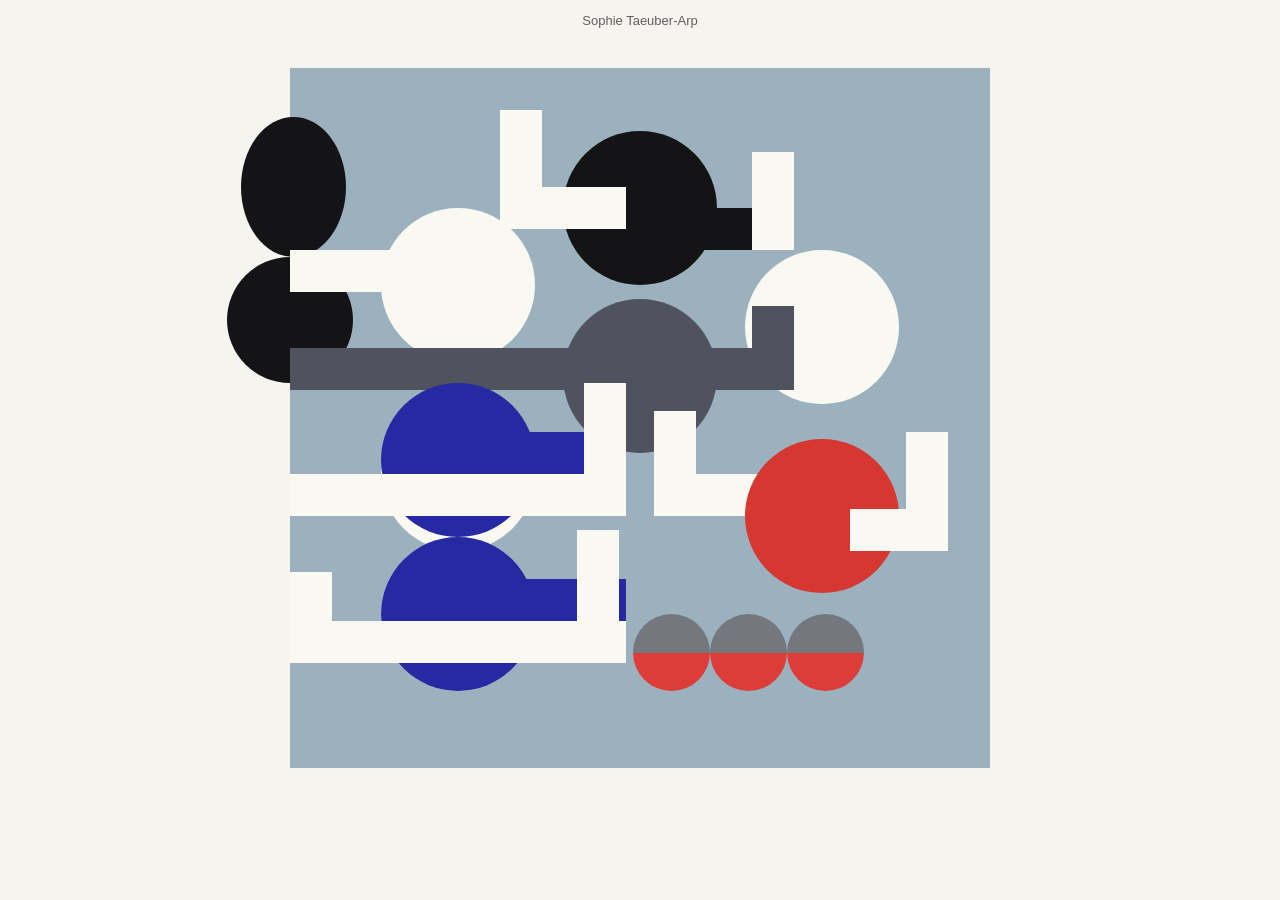
<file: reCreate/index.html>
<!DOCTYPE html>
<html lang="en">

<head>
  <meta charset="UTF-8">
  <meta name="viewport" content="width=device-width, initial-scale=1.0">
  <title>re-create painting</title>

  <style>
    body {
      margin: 0;
      background-color: #f5f4ee;
      font-family: Arial, sans-serif;
      text-align: center;
    }

    h1 {
      margin-top: 30px;
      font-weight: normal;
    }

    p {
      color: #625e5e;
      font-size: 13px;
    }

    .painting {
      position: relative;
      width: 700px;
      height: 700px;
      background-color: #9bb2be;
      margin: 40px auto;
    }

    .shape {
      position: absolute;
    }

    .circle {
      border-radius: 50%;
    }

    .white {
      background-color: #f9f8f1;
    }

    .black {
      background-color: #141416;
    }

    .gray {
      background-color: #50525d;
    }

    .blue {
      background-color: #262aa2;
    }

    .red {
      background-color: #d63731;
    }

  </style>
</head>

<body>
  <p>Sophie Taeuber-Arp</p>

  <div class="painting">


    <div class="shape black circle"
      style="left:-7%; top:7%; width:15%; height:20%;">
    </div>

    <div class="shape black circle"
      style="left:-9%; top:27%; width:18%; height:18%;">
    </div>

    <div class="shape black"
      style="left:0%; top:40%; width:22%; height:6%;">
    </div>

    <div class="shape black circle"
      style="left:39%; top:9%; width:22%; height:22%;">
    </div>

    <div class="shape black"
      style="left:50%; top:20%; width:18%; height:6%;">
    </div>


    <div class="shape white"
      style="left:30%; top:6%; width:6%; height:17%;">
    </div>

    <div class="shape white"
      style="left:30%; top:17%; width:18%; height:6%;">
    </div>

    <div class="shape white circle"
      style="left:13%; top:20%; width:22%; height:22%;">
    </div>

    <div class="shape white"
      style="left:0%; top:26%; width:22%; height:6%;">
    </div>

    <div class="shape white circle"
      style="left:65%; top:26%; width:22%; height:22%;">
    </div>

    <div class="shape white"
      style="left:66%; top:12%; width:6%; height:14%;">
    </div>


    <div class="shape gray circle"
      style="left:39%; top:33%; width:22%; height:22%;">
    </div>

    <div class="shape gray"
      style="left:0%; top:40%; width:72%; height:6%;">
    </div>

    <div class="shape gray"
      style="left:66%; top:34%; width:6%; height:12%;">
    </div>


    <div class="shape white circle"
      style="left:13%; top:47%; width:22%; height:22%;">
    </div>

    <div class="shape blue circle"
      style="left:13%; top:45%; width:22%; height:22%;">
    </div>

    <div class="shape blue"
      style="left:26%; top:52%; width:21%; height:6%;">
    </div>

    <div class="shape white"
      style="left:42%; top:45%; width:6%; height:13%;">
    </div>

    <div class="shape white"
      style="left:0%; top:58%; width:48%; height:6%;">
    </div>




    <div class="shape white"
      style="left:52%; top:49%; width:6%; height:15%;">
    </div>

    <div class="shape white"
      style="left:52%; top:58%; width:20%; height:6%;">
    </div>

    <div class="shape red circle"
      style="left:65%; top:53%; width:22%; height:22%;">
    </div>

    <div class="shape white"
      style="left:80%; top:63%; width:14%; height:6%;">
    </div>

    <div class="shape white"
      style="left:88%; top:52%; width:6%; height:17%;">
    </div>



    <div class="shape white circle"
      style="left:13%; top:67%; width:22%; height:22%;">
    </div>

    <div class="shape blue circle"
      style="left:13%; top:67%; width:22%; height:22%;">
    </div>

    <div class="shape blue"
      style="left:26%; top:73%; width:22%; height:6%;">
    </div>

    <div class="shape white"
      style="left:41%; top:66%; width:6%; height:13%;">
    </div>

    <div class="shape white"
      style="left:0%; top:79%; width:48%; height:6%;">
    </div>

    <div class="shape white"
      style="left:0%; top:72%; width:6%; height:13%;">
    </div>


    <div class="shape circle"
      style="
        left:49%;
        top:78%;
        width:11%;
        height:11%;
        background:linear-gradient(
          to bottom,
          #75777f 50%,
          #dc3d38 50%
        );
      ">
    </div>

    <div class="shape circle"
      style="
        left:60%;
        top:78%;
        width:11%;
        height:11%;
        background:linear-gradient(
          to bottom,
          #75777f 50%,
          #dc3d38 50%
        );
      ">
    </div>

    <div class="shape circle"
      style="
        left:71%;
        top:78%;
        width:11%;
        height:11%;
        background:linear-gradient(
          to bottom,
          #75777f 50%,
          #dc3d38 50%
        );
      ">
    </div>

  </div>

</body>
</html>
</file>
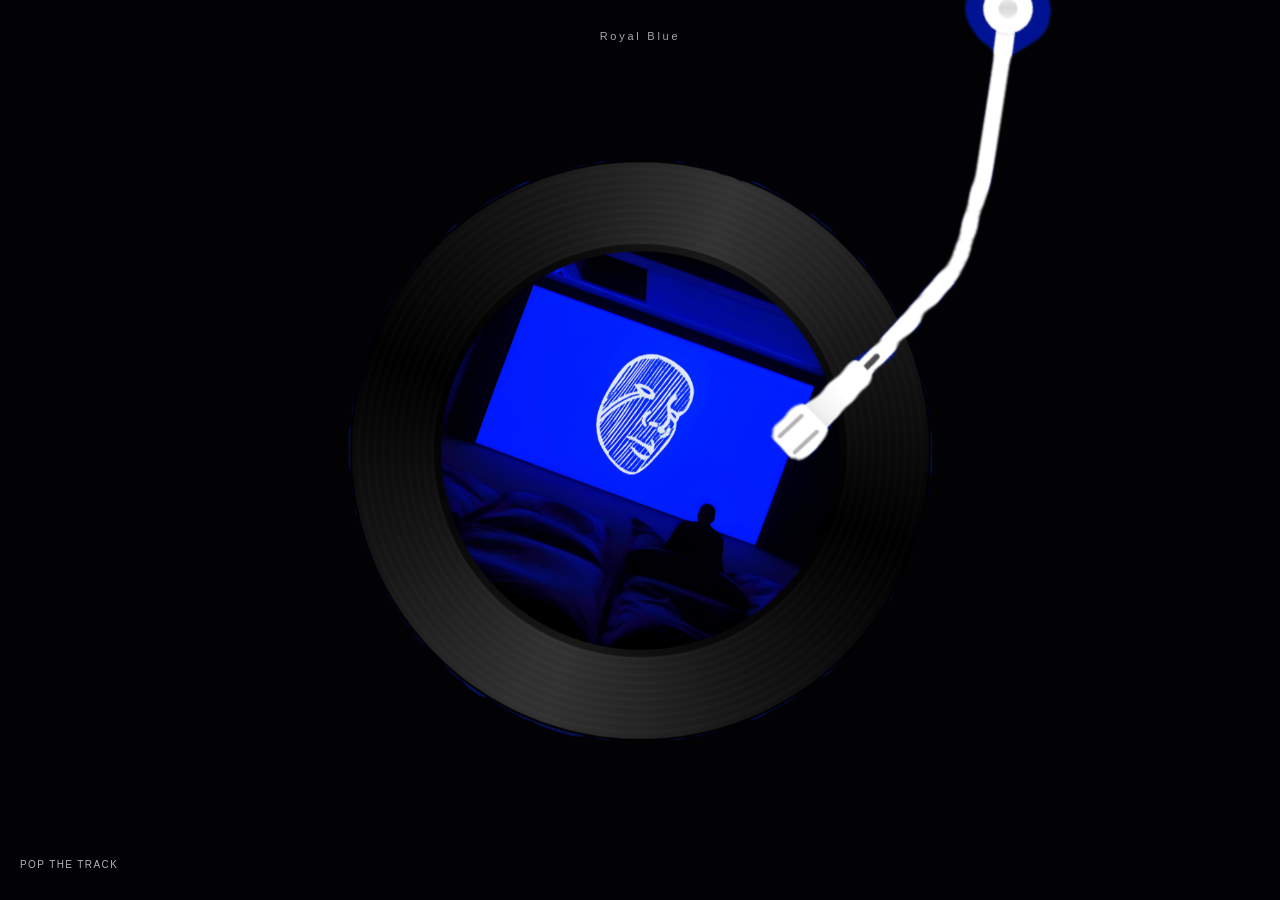
<file: visualOnlyWebpage /index.html>
<!DOCTYPE html>
<html lang="en">

<head>
  <meta charset="UTF-8">
  <meta name="viewport" content="width=device-width, initial-scale=1.0">
  <title>Royal Blue</title>
  <link rel="stylesheet" href="style.css">
</head>

<body>

  <main class="page">

    <p class="eyebrow">
      Royal Blue
    </p>

    <div class="turntable">

     
      <div class="record">
        <img
          class="record-image"
          src="cover.PNG"
          alt="My favorite record">
      </div>

      
      <div class="tonearm">
        <img src="player.PNG" alt="">
      </div>

    </div>

    <div class="footer">
    
      <p>POP THE TRACK</p>
    </div>

  </main>

</body>
</html>
</file>
<file: aJournal/style.css>
```css
body {
    margin: 0;
    background-color: #d4f49e;
    color: #1e1e1e;
    font-family: Arial, Helvetica, sans-serif;
}


/* ---------- HEADER ---------- */

header {
    min-height: 80vh;
    padding: 100px 10%;
    display: flex;
    flex-direction: column;
    justify-content: center;
}

header h1 {
    font-size: 90px;
    line-height: 0.9;
    margin: 30px 0;
    letter-spacing: -4px;
}

.small {
    font-size: 13px;
    letter-spacing: 4px;
    text-transform: uppercase;
}

.intro {
    max-width: 520px;
    font-size: 18px;
    line-height: 1.6;
    margin-top: 30px;
}


/* ---------- BASIC TEXT ---------- */

h2 {
    font-size: 48px;
    margin-top: 0;
    margin-bottom: 50px;
    letter-spacing: -1px;
}

h3 {
    font-size: 34px;
    line-height: 1.1;
    margin-top: 90px;
    max-width: 700px;
}

p {
    font-size: 20px;
    line-height: 1.7;
    max-width: 620px;
}

.number {
    font-size: 13px;
    letter-spacing: 3px;
    margin-bottom: 20px;
}


/* ---------- SECTIONS ---------- */

section {
    min-height: 75vh;
    padding: 100px 10%;
    border-top: 1px solid #9b9b9b;
}

.light {
    background-color: #efe6d5;
    color: #1e1e1e;
}

.dark {
    background-color: rgb(53, 45, 37);
    color: #f3eee4;
    border-top: 1px solid #555;
}


/* ---------- BIG WORD ---------- */

.big-word {
    font-size: 110px;
    line-height: 1;
    margin-top: 120px;
    margin-bottom: 0;
    font-weight: bold;
    letter-spacing: -5px;
}


/* ---------- SOUND ---------- */

.sound {
    font-size: 42px;
    font-style: italic;
    margin: 70px 0;
    letter-spacing: 2px;
}

.huge {
    font-size: 100px;
    font-weight: bold;
    font-style: normal;
    line-height: 1;
    margin: 80px 0;
}

.right {
    margin-left: 40%;
}


/* ---------- OBSERVATIONS ---------- */

.observations p {
    max-width: 800px;
    padding: 16px 0;
    margin: 0;
    border-bottom: 1px solid #aaa;
    font-size: 22px;
}

.observations p:hover {
    padding-left: 20px;
}


/* ---------- TRAIN TEXT ---------- */

.train {
    font-size: 58px;
    font-weight: bold;
    letter-spacing: 4px;
    margin: 100px 0;
    max-width: 100%;
    overflow-wrap: break-word;
}

.announcement {
    font-size: 30px;
    font-style: italic;
    margin-top: 80px;
    margin-bottom: 80px;
}


/* ---------- ENDING ---------- */

.ending {
    min-height: 100vh;
    display: flex;
    flex-direction: column;
    justify-content: center;
}

.final {
    font-size: 85px;
    line-height: 0.95;
    margin-top: 150px;
    max-width: 800px;
    letter-spacing: -4px;
}


/* ---------- RESPONSIVE ---------- */

@media (max-width: 700px) {

    header {
        padding: 60px 8%;
    }

    section {
        padding: 70px 8%;
    }

    header h1 {
        font-size: 58px;
    }

    h2 {
        font-size: 36px;
    }

    h3 {
        font-size: 28px;
    }

    p {
        font-size: 18px;
    }

    .big-word {
        font-size: 70px;
    }

    .huge {
        font-size: 65px;
    }

    .train {
        font-size: 38px;
    }

    .final {
        font-size: 55px;
    }

    .right {
        margin-left: 15%;
    }
}
```
</file>
<file: Interview/styles.css>
* {
  box-sizing: border-box;
}

body {
  margin: 0;
  background-color: #ae9c87;
  color: #1c1c1c;

  font-family: Arial, Helvetica, sans-serif;
}


.cover {

  min-height: 100vh;

  display: flex;
  flex-direction: column;

  justify-content: center;
  align-items: center;

  text-align: center;

  padding: 60px 30px;

}


.cover-images {

  display: flex;

  justify-content: center;
  align-items: flex-end;

  gap: 35px;

  margin-bottom: 35px;

}


.cover-person {

  width: 210px;

  height: 250px;

  object-fit: contain;

}


.me-cover {

  transform: rotate(-3deg);

}


.mom-cover {

  transform: rotate(3deg);

}


.cover h1 {

  margin: 0;

  font-size: 70px;

  letter-spacing: -3px;

  line-height: 0.95;

}


.subtitle {

  margin-top: 18px;

  font-family: Georgia, "Times New Roman", serif;

  font-style: italic;

  font-size: 18px;

}


.scroll-text {

  margin-top: 60px;

  font-size: 12px;

  text-transform: uppercase;

  letter-spacing: 2px;

  color: #888;

}


.intro {

  width: 80%;

  max-width: 850px;

  margin: 0 auto;

  padding: 100px 0 150px;

}


.small-title {

  font-size: 11px;

  letter-spacing: 3px;

  color: #888;

}


.intro h2 {

  margin: 10px 0 30px;

  font-family: Georgia, "Times New Roman", serif;

  font-size: 52px;

  font-weight: normal;

}


.intro p {

  max-width: 700px;

  font-size: 22px;

  line-height: 1.6;

}



.interview {

  width: 88%;

  max-width: 1100px;

  margin: 0 auto;

}


.interview-title {

  text-align: center;

  margin-bottom: 120px;

}


.interview-title p {

  font-size: 11px;

  letter-spacing: 3px;

  color: #888;

}


.interview-title h2 {

  font-family: Georgia, "Times New Roman", serif;

  font-size: 55px;

  font-weight: normal;

  margin: 10px;

}


.interview-title .hover-note {

  margin-top: 20px;

  letter-spacing: 1px;

  text-transform: lowercase;

}




.question,
.answer {

  display: flex;

  align-items: flex-start;

  gap: 22px;

  margin-bottom: 45px;

}


.question {

  justify-content: flex-start;

  padding-right: 22%;

}


.answer {

  justify-content: flex-end;

  padding-left: 22%;

  margin-bottom: 120px;

}




.speaker {

  width: 80px;

  flex-shrink: 0;

  text-align: center;

}


.speaker img {

  width: 65px;

  height: 65px;

  object-fit: contain;

  display: block;

  margin: 0 auto 8px;

}


.speaker span {

  font-size: 12px;

  font-weight: bold;

  text-transform: uppercase;

  letter-spacing: 1px;

}




.text-box {

  max-width: 650px;

  padding: 22px 27px;

  border-radius: 22px;

  font-size: 17px;

  line-height: 1.65;

}


.me-box {

  background-color: rgb(240, 201, 255);

  border: 1px solid #dedede;

}


.mom-box {

  background-color: #fff8a7;

}



.translation {

  position: relative;

  cursor: pointer;

}


.english {

  transition: opacity 0.2s ease;

}


.chinese {

  position: absolute;

  top: 22px;
  left: 27px;
  right: 27px;

  opacity: 0;

  pointer-events: none;

  transition: opacity 0.2s ease;

}


.translation:hover .english {

  opacity: 0;

}


.translation:hover .chinese {

  opacity: 1;

}



.final-answer {

  margin-bottom: 180px;

}



footer {

  min-height: 70vh;

  display: flex;

  justify-content: center;
  align-items: center;

  gap: 35px;

  text-align: center;

  padding: 80px 30px;

}


footer img {

  width: 110px;

  height: 130px;

  object-fit: contain;

}


footer p {

  max-width: 450px;

  font-family: Georgia, "Times New Roman", serif;

  font-style: italic;

  font-size: 28px;

  line-height: 1.4;

}



@media (max-width: 700px) {


  .cover h1 {

    font-size: 45px;

  }


  .cover-person {

    width: 130px;

    height: 170px;

  }


  .cover-images {

    gap: 5px;

  }


  .intro {

    width: 88%;

  }


  .intro h2 {

    font-size: 40px;

  }


  .intro p {

    font-size: 18px;

  }


  .question,
  .answer {

    padding: 0;

  }


  .text-box {

    font-size: 15px;

  }


  .speaker {

    width: 55px;

  }


  .speaker img {

    width: 50px;

    height: 50px;

  }


  footer {

    flex-direction: column;

  }

}
</file>
<file: visualOnlyWebpage /style.css>
* {
  margin: 0;
  padding: 0;
  box-sizing: border-box;
}

body {
  background: #020205;
  color: white;
  font-family: Arial, Helvetica, sans-serif;
}


.page {
  min-height: 100vh;

  display: flex;
  flex-direction: column;

  align-items: center;
  justify-content: space-between;

  padding: 30px 20px;
  overflow: hidden;
}

.eyebrow {
  font-size: 11px;
  letter-spacing: 0.25em;
  opacity: 0.65;
}


.turntable {
  --disc-size: min(66vw, 65vh, 600px);

  position: relative;

  width: var(--disc-size);
  height: var(--disc-size);

  margin: 25px 0;
}


.record {
  position: absolute;

  width: 100%;
  height: 100%;

  border-radius: 50%;

  z-index: 1;
}

.record-image {
  display: block;

  width: 100%;
  height: 100%;

  object-fit: contain;
}


.record:hover .record-image {
  animation: spin 3.5s linear infinite;
}


@keyframes spin {
  from {
    transform: rotate(0deg);
  }

  to {
    transform: rotate(360deg);
  }
}


.tonearm {
  position: absolute;

  width: 82%;
  height: auto;

  left: 38%;
  top: -33%;

  z-index: 2;

  pointer-events: none;

  transform-origin: 91% 14%;

  transform: rotate(-34deg);

  transition: transform 1.2s ease-in-out;
}

.tonearm img {
  display: block;

  width: 100%;
  height: auto;

  transform: scaleX(-1);
}


.record:hover ~ .tonearm {
  transform: rotate(0deg);
}


.footer {
  align-self: stretch;

  display: flex;
  justify-content: space-between;

  gap: 20px;

  font-size: 10px;
  letter-spacing: 0.14em;

  opacity: 0.7;
}
</file>
